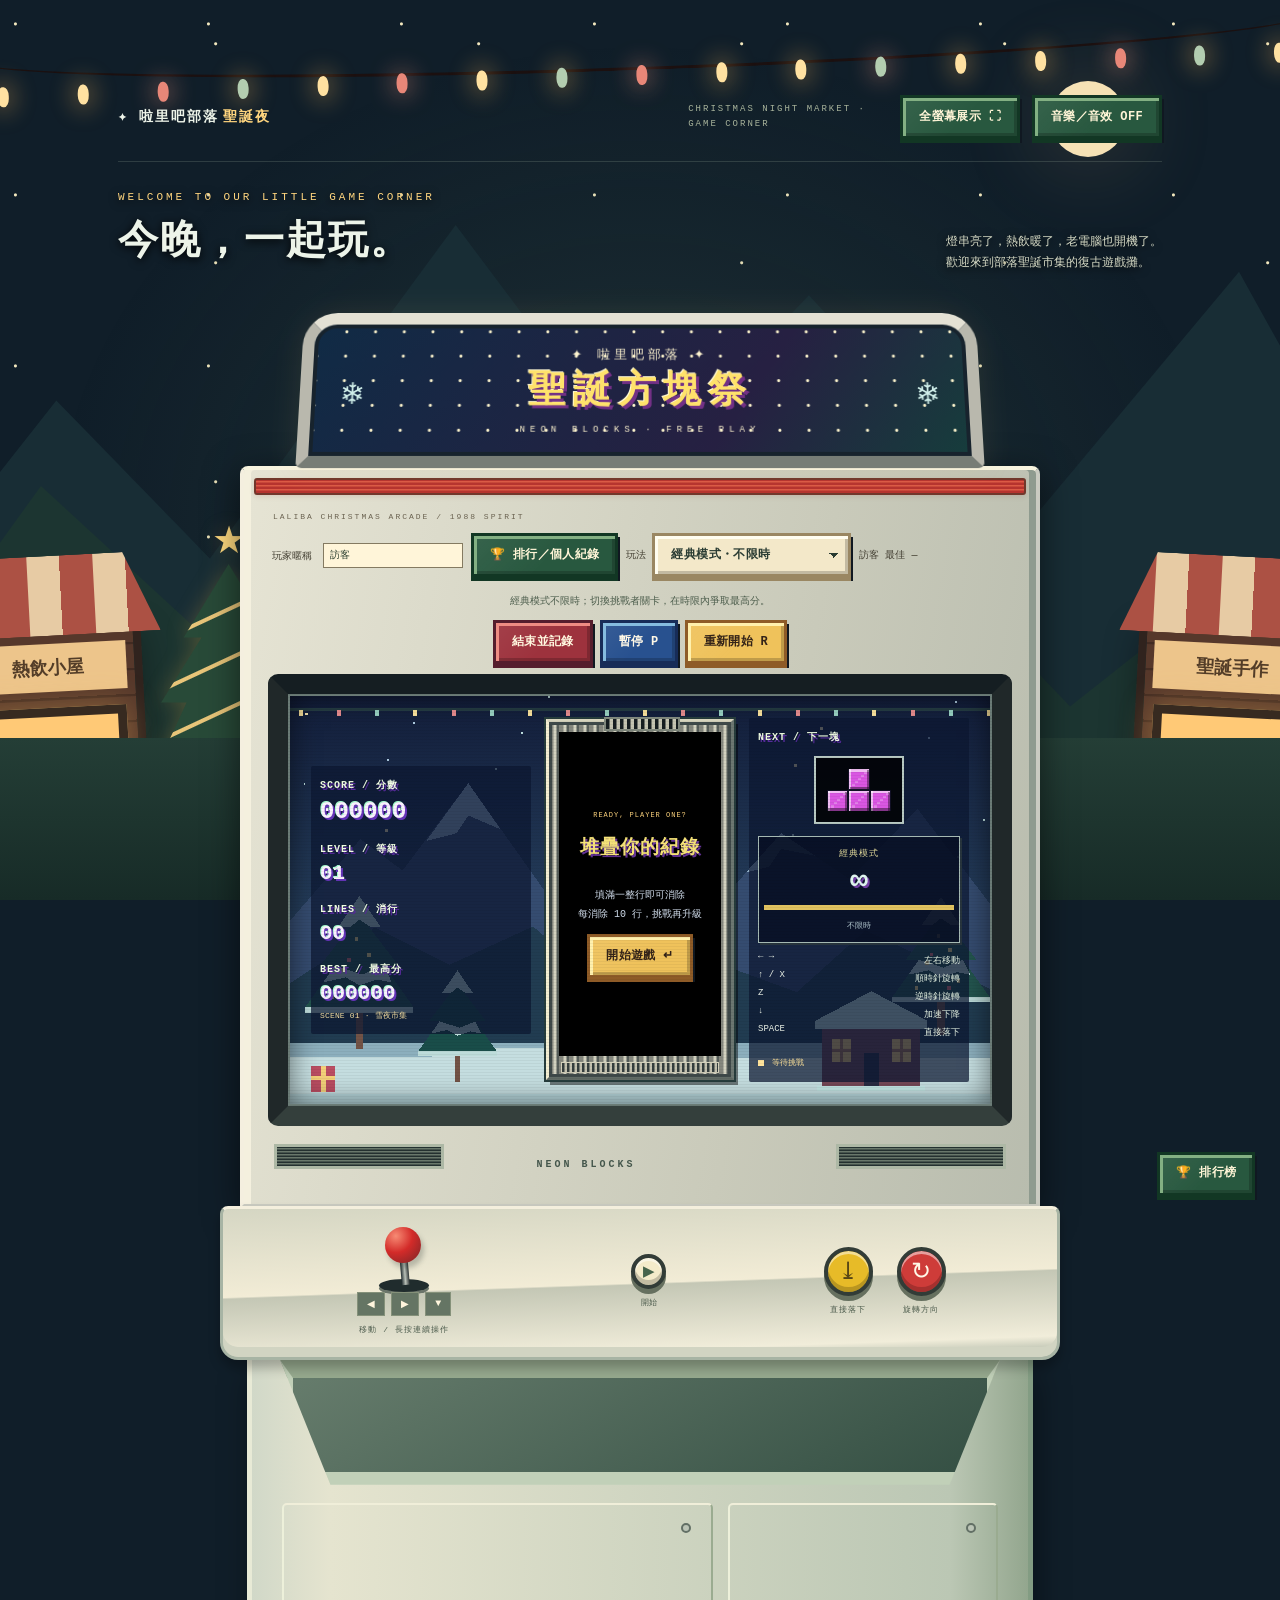
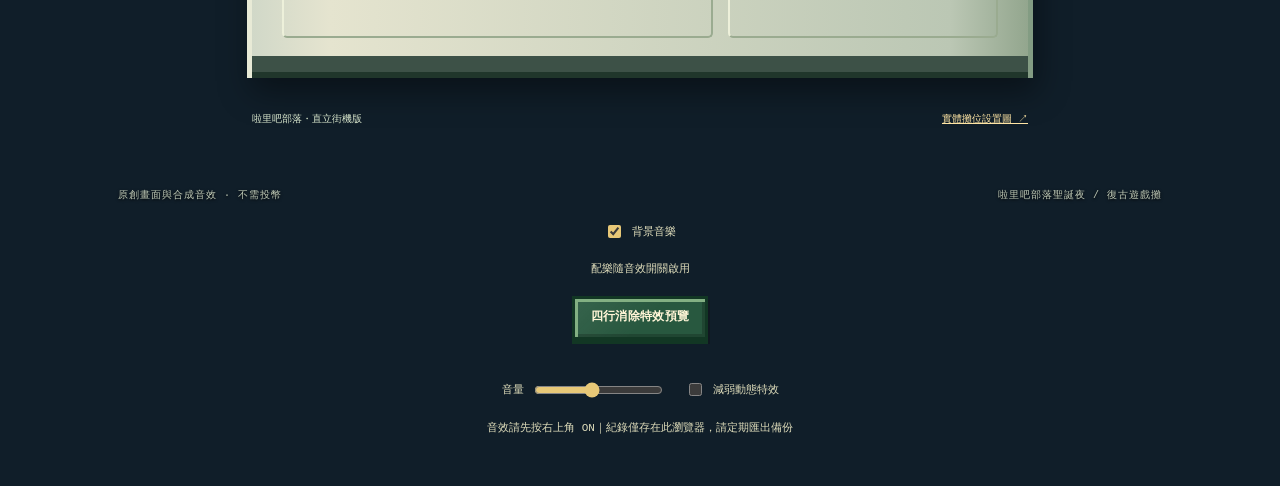
<file: index.html>
<!doctype html><html lang="zh-Hant"><meta charset="utf-8"><meta name="viewport" content="width=device-width,initial-scale=1,viewport-fit=cover"><title>啦里吧部落聖誕夜｜復古遊戲攤</title><style>
:root{color-scheme:dark;--mint:#baff65;--muted:#84908b}*{box-sizing:border-box}body{margin:0;background:#101814;color:#edf4e9;font:14px monospace;background-image:linear-gradient(#ffffff03 1px,transparent 1px);background-size:100% 4px}main{max-width:1080px;margin:auto;padding:32px 28px}header{display:flex;justify-content:space-between;align-items:center;border-bottom:1px solid #394539;padding-bottom:22px}.logo{font-weight:bold;letter-spacing:2px}.logo b{color:var(--mint)}.edition{font-size:11px;color:var(--muted);letter-spacing:2px}.intro{margin:30px 0 26px;display:flex;align-items:end;justify-content:space-between}h1{font-size:clamp(32px,5vw,54px);letter-spacing:-2px;margin:8px 0}.eyebrow{font-size:11px;letter-spacing:3px;color:var(--mint)}.intro p{color:var(--muted);line-height:1.8;margin:0}.arcade{display:grid;grid-template-columns:1fr 302px 1fr;gap:28px;align-items:start;max-width:850px;margin:auto}.panel{border:1px solid #3b493c;background:#17211a;padding:20px;box-shadow:4px 4px 0 #080e0a}.label{color:var(--muted);letter-spacing:2px;font-size:11px}.number{font-size:32px;color:var(--mint);margin:10px 0 22px;font-variant-numeric:tabular-nums}.small-number{font-size:22px;color:#edf4e9}.board-wrap{position:relative;border:1px solid #66775c;padding:10px;background:#070e0a;box-shadow:0 0 40px #9eff6d0a,5px 5px 0 #050905}canvas{display:block;image-rendering:pixelated}#board{width:280px;height:560px;max-width:100%}#next{margin:16px auto;width:112px;height:84px}.overlay{position:absolute;inset:10px;display:flex;flex-direction:column;align-items:center;justify-content:center;background:#061009e8;text-align:center;padding:16px}.overlay h2{font-size:25px;letter-spacing:3px;color:var(--mint)}.overlay p{color:#aebaa9;line-height:1.9}.hidden{display:none}button{font:inherit;cursor:pointer;border:1px solid #596b51;color:#e8f1e2;background:#273323;padding:12px 16px;touch-action:manipulation}button:hover{background:#394b30}button:focus-visible{outline:2px solid var(--mint);outline-offset:4px}.primary{background:var(--mint);color:#15200e;font-weight:bold;border-color:var(--mint)}.primary:hover{background:#d6ffa3}.actions{display:grid;gap:10px;margin-top:20px}.keys{margin-top:22px;line-height:2.4;color:#b1bdae;font-size:12px}.keys div{display:flex;justify-content:space-between;gap:10px}kbd{color:#edf4e9;font:12px monospace}.note{font-size:11px;color:var(--muted);line-height:1.8;margin-top:22px}.status{display:flex;gap:8px;align-items:center;color:var(--mint);font-size:11px;margin-top:20px}.dot{width:6px;height:6px;background:var(--mint)}footer{display:flex;justify-content:space-between;border-top:1px solid #394539;padding-top:18px;margin-top:32px;color:var(--muted);font-size:10px;letter-spacing:1px}.touch{display:flex;justify-content:center;gap:8px;margin-top:18px}.touch button{padding:14px 17px}@media(max-width:740px){main{padding:20px 14px}.intro{display:block}.intro p{margin-top:12px}.arcade{grid-template-columns: minmax(0,302px) 140px;gap:12px;justify-content:center}.arcade .stats{grid-column:1/-1;display:flex;justify-content:space-around;padding:12px;order:-1}.number{font-size:22px;margin:7px 0 0}.panel{padding:12px}.keys{font-size:10px}.edition{display:none}footer{line-height:1.8;gap:20px}}@media(max-width:460px){.arcade{grid-template-columns: minmax(0,302px)}.right{display:grid;grid-template-columns:1fr 1fr;gap:12px}.right .keys,.right .note{display:none}.right .actions{margin:0}.right .status{grid-column:1/-1;margin-top:0}#next{margin:8px auto}.intro p{font-size:12px}}
</style><link rel="stylesheet" href="market.css"><div class="night-scene" aria-hidden="true"><div class="moon"></div><div class="mountain back"></div><div class="mountain front"></div><div class="village left"><b>熱飲小屋</b><i></i></div><div class="village right"><b>聖誕手作</b><i></i></div><div class="tree">★<i></i></div><div class="lights"><i></i><i></i><i></i><i></i><i></i><i></i><i></i><i></i><i></i><i></i><i></i><i></i><i></i><i></i><i></i><i></i><i></i></div><div class="ground"></div></div><main><header><div class="logo">✦ 啦里吧部落<b>聖誕夜</b></div><div class="edition">CHRISTMAS NIGHT MARKET · GAME CORNER</div><button id="fullscreen" class="pixel-button" data-pixel-tone="green">全螢幕展示 ⛶</button><button id="sound" aria-pressed="false" class="pixel-button" data-pixel-tone="green">音效 OFF</button></header><section class="intro"><div><span class="eyebrow">WELCOME TO OUR LITTLE GAME CORNER</span><h1>今晚，一起玩。</h1></div><p>燈串亮了，熱飲暖了，老電腦也開機了。<br>歡迎來到部落聖誕市集的復古遊戲攤。</p></section><div class="cabinet-marquee"><span>✦ 啦里吧部落 ✦</span><strong>聖誕方塊祭</strong><small>NEON BLOCKS · FREE PLAY</small></div><div class="computer"><div class="cabinet-red-light"></div><div class="computer-badge">LALIBA CHRISTMAS ARCADE / 1988 SPIRIT</div><div class="playerbar"><label for="playerName">玩家暱稱 <input id="playerName" maxlength="16" placeholder="輸入暱稱，不需真名" autocomplete="off"></label><button id="recordsOpen" class="pixel-button" data-pixel-tone="green">🏆 排行／個人紀錄</button><label for="gameMode">玩法 <select id="gameMode" class="pixel-button" data-pixel-tone="cream"><option value="classic">經典模式・不限時</option><option value="60">挑戰者 I・1 分鐘速攻</option><option value="180">挑戰者 II・3 分鐘標準</option><option value="300">挑戰者 III・5 分鐘耐力</option></select></label><span id="personalBest">個人最佳 —</span><span id="saveNotice" role="status"></span></div><p id="challengeHelp" class="challenge-help">經典模式不限時；切換挑戰者關卡，在時限內爭取最高分。</p><div class="cabinet-tools"><div class="actions"><button id="finish" class="pixel-button" data-pixel-tone="red">結束並記錄</button><button id="pause" class="pixel-button" data-pixel-tone="blue">暫停 P</button><button id="restart" class="pixel-button" data-pixel-tone="gold">重新開始 R</button></div></div><section class="arcade" data-scene="snow-market" aria-label="雪夜市集・街機遊戲畫面"><aside class="panel stats"><div><div class="label">SCORE / 分數</div><div class="number" id="score">000000</div></div><div><div class="label">LEVEL / 等級</div><div class="number small-number" id="level">01</div></div><div><div class="label">LINES / 消行</div><div class="number small-number" id="lines">00</div></div><div><div class="label">BEST / 最高分</div><div class="number small-number" id="best">000000</div><small id="sceneName" class="scene-name">SCENE 01 · 雪夜市集</small></div></aside><div><div class="board-wrap"><canvas id="board" width="280" height="560" aria-label="10 欄 20 列方塊遊戲區"></canvas><div id="overlay" class="overlay"><span class="eyebrow">READY, PLAYER ONE?</span><h2 id="message">堆疊你的紀錄</h2><p id="hint">填滿一整行即可消除<br>每消除 10 行，挑戰再升級</p><button id="start" class="pixel-button primary" data-pixel-tone="gold">開始遊戲 ↵</button></div></div></div><aside class="panel right"><div><div class="label">NEXT / 下一塊</div><canvas id="next" width="112" height="84" aria-label="下一塊預覽"></canvas></div><section id="challengeTimer" class="challenge-timer" aria-label="挑戰時間"><span id="timerMode">經典模式</span><strong id="timeLeft">∞</strong><progress id="timeProgress" value="1" max="1" aria-label="剩餘時間"></progress><small id="timerHint">不限時</small></section><div class="keys"><div><kbd>← →</kbd><span>左右移動</span></div><div><kbd>↑ / X</kbd><span>順時針旋轉</span></div><div><kbd>Z</kbd><span>逆時針旋轉</span></div><div><kbd>↓</kbd><span>加速下降</span></div><div><kbd>SPACE</kbd><span>直接落下</span></div></div><div class="note">消行得分 × 當前等級<br>1 / 2 / 3 / 4 行<br>100 / 300 / 500 / 800 分</div><div class="status"><span class="dot"></span><span id="status">等待挑戰</span></div></aside></section><div class="monitor-base"><span>● POWER</span><b>NEON BLOCKS</b><button id="recordsOpen2" class="pixel-button" data-pixel-tone="green">🏆 排行榜</button><div class="vent">▥ ▥ ▥</div></div></div><div class="control-deck" role="group" aria-label="虛擬遊戲控制器"><div class="joystick-cluster"><div class="joystick-art" aria-hidden="true"><i></i></div><div class="direction-pad" role="group" aria-label="方向鍵"><button data-key="ArrowLeft" aria-label="左移">◀</button><button data-key="ArrowRight" aria-label="右移">▶</button><button data-key="ArrowDown" aria-label="下降">▼</button></div><span>移動 / 長按連續操作</span></div><div class="control-start"><button id="cabinetStart" class="round-button white" aria-label="開始或繼續">▶</button><span>開始</span></div><div class="arcade-buttons" role="group" aria-label="動作按鍵"><div><button data-key="Space" class="round-button gold" aria-label="直接落下">⤓</button><span>直接落下</span></div><div><button data-key="ArrowUp" class="round-button red" aria-label="旋轉方向">↻</button><span>旋轉方向</span></div></div></div><div class="cabinet-lower" aria-hidden="true"><div class="leg-recess"></div><div class="service-doors"><div><i></i></div><div><i></i></div></div><div class="cabinet-plinth"></div></div><div class="table-edge"><span>啦里吧部落・直立街機版</span><a href="setup.html" target="_blank" rel="noopener">實體攤位設置圖 ↗</a></div><footer><span>原創畫面與合成音效 · 不需投幣</span><span>啦里吧部落聖誕夜 / 復古遊戲攤</span></footer><section class="sound-settings"><label><input id="musicEnabled" type="checkbox" checked> 背景音樂</label><span id="musicStatus" role="status"></span><button id="previewFX" class="pixel-button" data-pixel-tone="green">四行消除特效預覽</button><span id="previewNotice" role="status"></span><label>音量 <input id="volume" type="range" min="0" max="100" value="45"></label><label><input id="reducedFX" type="checkbox"> 減弱動態特效</label><span>音效請先按右上角 ON｜紀錄僅存在此瀏覽器，請定期匯出備份</span></section></main><dialog id="recordsDialog" aria-labelledby="recordsTitle"><div class="card-greeting" aria-hidden="true"><span>✦</span> MERRY CHRISTMAS <span>✦</span></div><div class="record-heading"><h2 id="recordsTitle">啦里吧・遊戲紀錄</h2><button id="recordsClose" aria-label="關閉紀錄" class="pixel-button" data-pixel-tone="red">✕</button></div><div id="rankHero" class="rank-hero"><aside id="guodaLegend" class="guoda-legend" aria-label="霸榜傳說角色郭大"><div class="legend-caption"><span>LEGEND / 霸榜傳說</span><strong>郭大</strong><span class="legend-level">Level / 等級 <b>99</b></span></div><img src="guoda-legend.png" width="280" height="280" loading="lazy" decoding="async" alt="傳說角色郭大的像素圖：戴著墨鏡、眨眼指向挑戰者，說想超越我要再100年"><p>準備好挑戰霸榜傳說了嗎？</p></aside><div class="rank-hero-controls"><div class="record-tabs"><button id="rankTab" aria-pressed="true" class="pixel-button" data-pixel-tone="green">分數排行榜</button><button id="historyTab" aria-pressed="false" class="pixel-button" data-pixel-tone="green">個人紀錄</button></div><p id="recordsDescription"></p><label id="leaderboardFilter" class="leaderboard-filter">賽別 <select id="rankMode" class="pixel-button" data-pixel-tone="green"><option value="classic">經典模式・不限時</option><option value="60">挑戰者 I・1 分鐘</option><option value="180">挑戰者 II・3 分鐘</option><option value="300">挑戰者 III・5 分鐘</option></select></label><label id="historyFilter" hidden>玩家 <select id="historyPlayer" class="pixel-button" data-pixel-tone="green"></select></label></div></div><section id="christmasPodium" class="christmas-podium" aria-label="聖誕前三名"></section><div id="recordSummary"></div><div class="record-scroll"><table id="recordTable"><thead></thead><tbody></tbody></table></div><p id="emptyRecords"></p><div class="record-tools"><button id="exportRecords" class="pixel-button" data-pixel-tone="green">匯出備份</button><label class="file-button pixel-button" data-pixel-tone="cream">匯入備份<input type="file" id="importRecords" accept="application/json,.json"></label></div><p id="recordsFeedback" role="status"></p><small>同一暱稱視為同一玩家。排行榜採每人最佳完成局，各時長分開排名，分數相同時依消行數、等級及達成時間排序。挑戰模式手動提早結束不列入排名。<br>此為本機排行榜，不會跨裝置同步；清除瀏覽器資料可能移除紀錄。匯出檔案含玩家暱稱與成績。</small></dialog><dialog id="portraitDialog" aria-labelledby="portraitTitle"><div class="portrait-heading"><h2 id="portraitTitle">玩家大頭照</h2><button id="portraitClose" aria-label="關閉照片編輯" class="pixel-button" data-pixel-tone="red">✕</button></div><p id="portraitPlayer"></p><p class="portrait-note">由玩家本人選擇或取得本人同意後展示。照片僅存在此裝置與瀏覽器，不會上傳 GitHub。</p><div class="portrait-source-options"><label class="portrait-file portrait-upload pixel-button" data-pixel-tone="cream">相簿上傳<input id="portraitFile" type="file" accept="image/jpeg,image/png,image/webp" aria-label="相簿上傳"></label><button type="button" id="portraitCameraOpen" class="pixel-button portrait-file portrait-camera" data-pixel-tone="green">拍攝照片</button><input id="portraitCamera" type="file" accept="image/*" capture="user" aria-label="手機相機" hidden></div><p class="portrait-note">手機可直接拍照，優先前鏡頭；電腦會開啟相機預覽。未提供相機時請改用相簿上傳。</p><p class="portrait-note">支援 JPG、PNG、WebP，單張上限 10 MB；可調整位置與放大，儲存後自動裁成圓形頭像。</p><section id="portraitLive" hidden aria-label="相機預覽"><video id="portraitVideo" autoplay muted playsinline aria-label="即時相機畫面"></video><div class="live-camera-actions"><button type="button" id="portraitShot" class="pixel-button" data-pixel-tone="green">拍下照片</button><button type="button" id="portraitCameraStop" class="pixel-button" data-pixel-tone="green">關閉相機</button></div><small>相機影像只用於本機拍照，不會傳送或錄音。</small></section><div class="portrait-crop"><canvas id="portraitCanvas" width="256" height="256" aria-label="大頭照裁切預覽"></canvas><span id="portraitEmpty">選一張你喜歡的照片</span></div><div id="portraitAdjust"><label>放大<input id="portraitZoom" type="range" min="1" max="3" step="0.01" value="1"></label><label>左右<input id="portraitX" type="range" min="-1" max="1" step="0.01" value="0"></label><label>上下<input id="portraitY" type="range" min="-1" max="1" step="0.01" value="0"></label></div><div class="portrait-actions"><button id="portraitSave" class="pixel-button primary" disabled data-pixel-tone="green">儲存大頭照</button><button id="portraitRemove" class="pixel-button" data-pixel-tone="red">移除照片・恢復聖誕角色</button></div><p id="portraitFeedback" role="status"></p><small>同一暱稱共用一張照片。清除瀏覽器資料會移除照片；目前成績 JSON 備份不含照片，請保留原始照片。</small></dialog><link rel="stylesheet" href="records.css"><link rel="stylesheet" href="upright.css"><link rel="stylesheet" href="challenge.css"><script src="challenge.js"></script><link rel="stylesheet" href="portraits.css?v=20261116-camera2"><script src="portraits.js?v=20261116-camera2"></script><link rel="stylesheet" href="legend.css?v=20261116-level99"><script src="records.js?v=20261116-guoda"></script><script src="effects.js"></script><link rel="stylesheet" href="mobile-controls.css?v=20261116-callout"><script src="controls.js?v=20261116-callout"></script><script src="game.js"></script><script src="market.js"></script><script>document.getElementById("cabinetStart").onclick=()=>action("Enter");</script></html>

<link rel="stylesheet" href="pixel-button.css?v=20261116-pixel1">

<script src="music.js?v=20261116-music1"></script>

<link rel="stylesheet" href="scenes.css?v=20261117-scenes1"><script src="scenes.js?v=20261117-scenes1"></script>
</file>
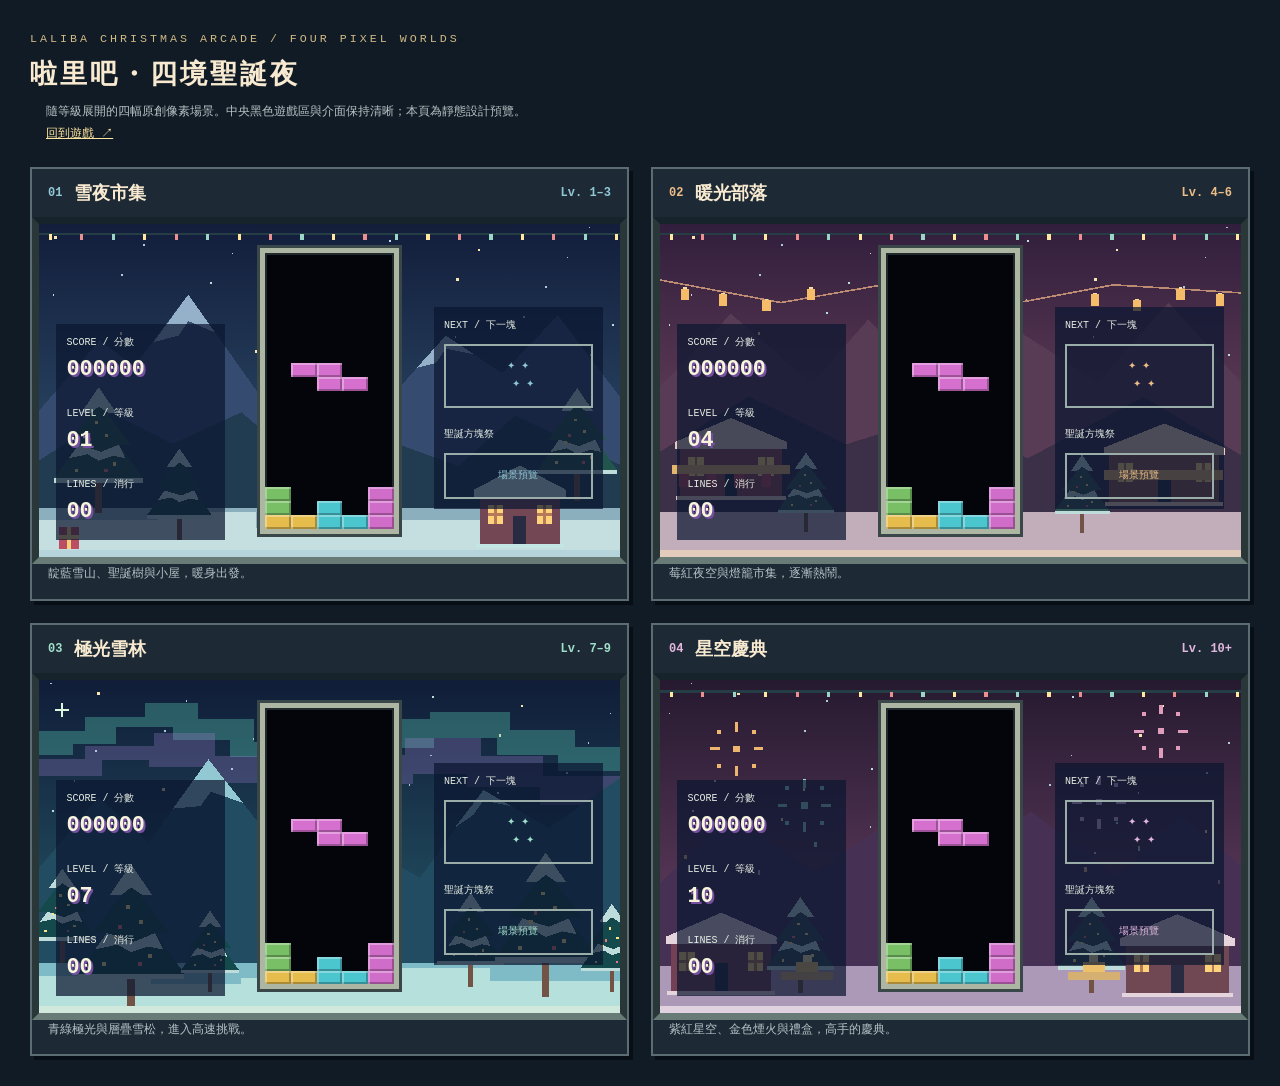
<file: scenes.html>
<!doctype html><html lang="zh-Hant"><meta charset="utf-8"><meta name="viewport" content="width=device-width,initial-scale=1"><title>啦里吧・四境像素場景</title><style>*{box-sizing:border-box}body{margin:0;padding:30px;background:#111b25;color:#f8ead0;font:14px ui-monospace,monospace}header{max-width:1300px;margin:0 auto 22px}header small{color:#d1b986;letter-spacing:3px}h1{font-size:27px;letter-spacing:3px;margin:10px 0}header p{color:#b6c3c5;line-height:1.8}a{color:#ffe6a0}main{display:grid;grid-template-columns:1fr 1fr;gap:22px;max-width:1300px;margin:auto}article{border:2px solid #5b6c72;background:#1d2934;box-shadow:4px 4px #070e15}article>div{padding:12px 16px;display:flex;align-items:center;gap:12px}h2{font-size:18px;margin:0;flex:1}b{font-size:12px;color:var(--accent)}p{font-size:12px;margin:0 16px 14px;color:#b5c2c7;line-height:1.7}.scene{padding:0;position:relative;aspect-ratio:12/7;display:block;overflow:hidden;border:7px solid #293738;border-top-color:#17232b;border-bottom-color:#697b77}.scene>img{width:100%;height:100%;object-fit:cover;image-rendering:pixelated}.demo-board{position:absolute;left:38%;top:7%;height:86%;width:24%;background:#03050a;border:5px solid #acb6a2;box-shadow:0 0 0 3px #3a4749,inset 0 0 0 2px #20292c}.demo-board i{position:absolute;width:20%;height:5%;background:var(--tile,#ea777d);box-shadow:inset 2px 2px #fff5,inset -2px -2px #0004}.hud{position:absolute;left:3%;top:30%;width:29%;padding:10px;background:#0c1731b8;font-size:10px;color:#e5ece2;line-height:1.7}.hud strong{display:block;font-size:clamp(16px,1.7vw,24px);color:#f7f5de;text-shadow:2px 2px #7850a2}.hud-right{position:absolute;right:3%;top:25%;width:29%;padding:10px;background:#0c1731b8;font-size:10px;line-height:1.8;color:#e5ece2}.mini{margin-top:9px;border:2px solid #9aada9;padding:12px;text-align:center;color:var(--accent)}@media(max-width:700px){body{padding:18px 12px}main{grid-template-columns:1fr}h1{font-size:22px}.hud,.hud-right{font-size:8px;padding:6px}.hud strong{font-size:18px}h2{font-size:16px}}</style><header><small>LALIBA CHRISTMAS ARCADE / FOUR PIXEL WORLDS</small><h1>啦里吧・四境聖誕夜</h1><p>隨等級展開的四幅原創像素場景。中央黑色遊戲區與介面保持清晰；本頁為靜態設計預覽。<br><a href="index.html">回到遊戲 ↗</a></p></header><main><article style="--accent:#91c8d7"><div><b>01</b><h2>雪夜市集</h2><b>Lv. 1–3</b></div><section class="scene"><img src="public/assets/scenes/01-snow-market.svg" alt="雪夜市集像素背景"><aside class="hud">SCORE / 分數<strong>000000</strong><br>LEVEL / 等級<strong>01</strong><br>LINES / 消行<strong>00</strong></aside><div class="demo-board" aria-hidden="true"><i style="left:0%;top:95%;--tile:#e6bc4d"></i><i style="left:20%;top:95%;--tile:#e6bc4d"></i><i style="left:40%;top:95%;--tile:#4bc5ce"></i><i style="left:60%;top:95%;--tile:#4bc5ce"></i><i style="left:80%;top:95%;--tile:#cf6dc9"></i><i style="left:0%;top:90%;--tile:#79bf66"></i><i style="left:40%;top:90%;--tile:#4bc5ce"></i><i style="left:80%;top:90%;--tile:#cf6dc9"></i><i style="left:0%;top:85%;--tile:#79bf66"></i><i style="left:80%;top:85%;--tile:#cf6dc9"></i><i style="left:20%;top:40%;--tile:#d570ce"></i><i style="left:40%;top:40%;--tile:#d570ce"></i><i style="left:40%;top:45%;--tile:#d570ce"></i><i style="left:60%;top:45%;--tile:#d570ce"></i></div><aside class="hud-right">NEXT / 下一塊<div class="mini">✦ ✦<br>　✦ ✦</div><br>聖誕方塊祭<div class="mini">場景預覽</div></aside></section><p>靛藍雪山、聖誕樹與小屋，暖身出發。</p></article><article style="--accent:#edbd88"><div><b>02</b><h2>暖光部落</h2><b>Lv. 4–6</b></div><section class="scene"><img src="public/assets/scenes/02-lantern-village.svg" alt="暖光部落像素背景"><aside class="hud">SCORE / 分數<strong>000000</strong><br>LEVEL / 等級<strong>04</strong><br>LINES / 消行<strong>00</strong></aside><div class="demo-board" aria-hidden="true"><i style="left:0%;top:95%;--tile:#e6bc4d"></i><i style="left:20%;top:95%;--tile:#e6bc4d"></i><i style="left:40%;top:95%;--tile:#4bc5ce"></i><i style="left:60%;top:95%;--tile:#4bc5ce"></i><i style="left:80%;top:95%;--tile:#cf6dc9"></i><i style="left:0%;top:90%;--tile:#79bf66"></i><i style="left:40%;top:90%;--tile:#4bc5ce"></i><i style="left:80%;top:90%;--tile:#cf6dc9"></i><i style="left:0%;top:85%;--tile:#79bf66"></i><i style="left:80%;top:85%;--tile:#cf6dc9"></i><i style="left:20%;top:40%;--tile:#d570ce"></i><i style="left:40%;top:40%;--tile:#d570ce"></i><i style="left:40%;top:45%;--tile:#d570ce"></i><i style="left:60%;top:45%;--tile:#d570ce"></i></div><aside class="hud-right">NEXT / 下一塊<div class="mini">✦ ✦<br>　✦ ✦</div><br>聖誕方塊祭<div class="mini">場景預覽</div></aside></section><p>莓紅夜空與燈籠市集，逐漸熱鬧。</p></article><article style="--accent:#a0dfca"><div><b>03</b><h2>極光雪林</h2><b>Lv. 7–9</b></div><section class="scene"><img src="public/assets/scenes/03-aurora-forest.svg" alt="極光雪林像素背景"><aside class="hud">SCORE / 分數<strong>000000</strong><br>LEVEL / 等級<strong>07</strong><br>LINES / 消行<strong>00</strong></aside><div class="demo-board" aria-hidden="true"><i style="left:0%;top:95%;--tile:#e6bc4d"></i><i style="left:20%;top:95%;--tile:#e6bc4d"></i><i style="left:40%;top:95%;--tile:#4bc5ce"></i><i style="left:60%;top:95%;--tile:#4bc5ce"></i><i style="left:80%;top:95%;--tile:#cf6dc9"></i><i style="left:0%;top:90%;--tile:#79bf66"></i><i style="left:40%;top:90%;--tile:#4bc5ce"></i><i style="left:80%;top:90%;--tile:#cf6dc9"></i><i style="left:0%;top:85%;--tile:#79bf66"></i><i style="left:80%;top:85%;--tile:#cf6dc9"></i><i style="left:20%;top:40%;--tile:#d570ce"></i><i style="left:40%;top:40%;--tile:#d570ce"></i><i style="left:40%;top:45%;--tile:#d570ce"></i><i style="left:60%;top:45%;--tile:#d570ce"></i></div><aside class="hud-right">NEXT / 下一塊<div class="mini">✦ ✦<br>　✦ ✦</div><br>聖誕方塊祭<div class="mini">場景預覽</div></aside></section><p>青綠極光與層疊雪松，進入高速挑戰。</p></article><article style="--accent:#e2b7df"><div><b>04</b><h2>星空慶典</h2><b>Lv. 10+</b></div><section class="scene"><img src="public/assets/scenes/04-star-festival.svg" alt="星空慶典像素背景"><aside class="hud">SCORE / 分數<strong>000000</strong><br>LEVEL / 等級<strong>10</strong><br>LINES / 消行<strong>00</strong></aside><div class="demo-board" aria-hidden="true"><i style="left:0%;top:95%;--tile:#e6bc4d"></i><i style="left:20%;top:95%;--tile:#e6bc4d"></i><i style="left:40%;top:95%;--tile:#4bc5ce"></i><i style="left:60%;top:95%;--tile:#4bc5ce"></i><i style="left:80%;top:95%;--tile:#cf6dc9"></i><i style="left:0%;top:90%;--tile:#79bf66"></i><i style="left:40%;top:90%;--tile:#4bc5ce"></i><i style="left:80%;top:90%;--tile:#cf6dc9"></i><i style="left:0%;top:85%;--tile:#79bf66"></i><i style="left:80%;top:85%;--tile:#cf6dc9"></i><i style="left:20%;top:40%;--tile:#d570ce"></i><i style="left:40%;top:40%;--tile:#d570ce"></i><i style="left:40%;top:45%;--tile:#d570ce"></i><i style="left:60%;top:45%;--tile:#d570ce"></i></div><aside class="hud-right">NEXT / 下一塊<div class="mini">✦ ✦<br>　✦ ✦</div><br>聖誕方塊祭<div class="mini">場景預覽</div></aside></section><p>紫紅星空、金色煙火與禮盒，高手的慶典。</p></article></main></html>
</file>
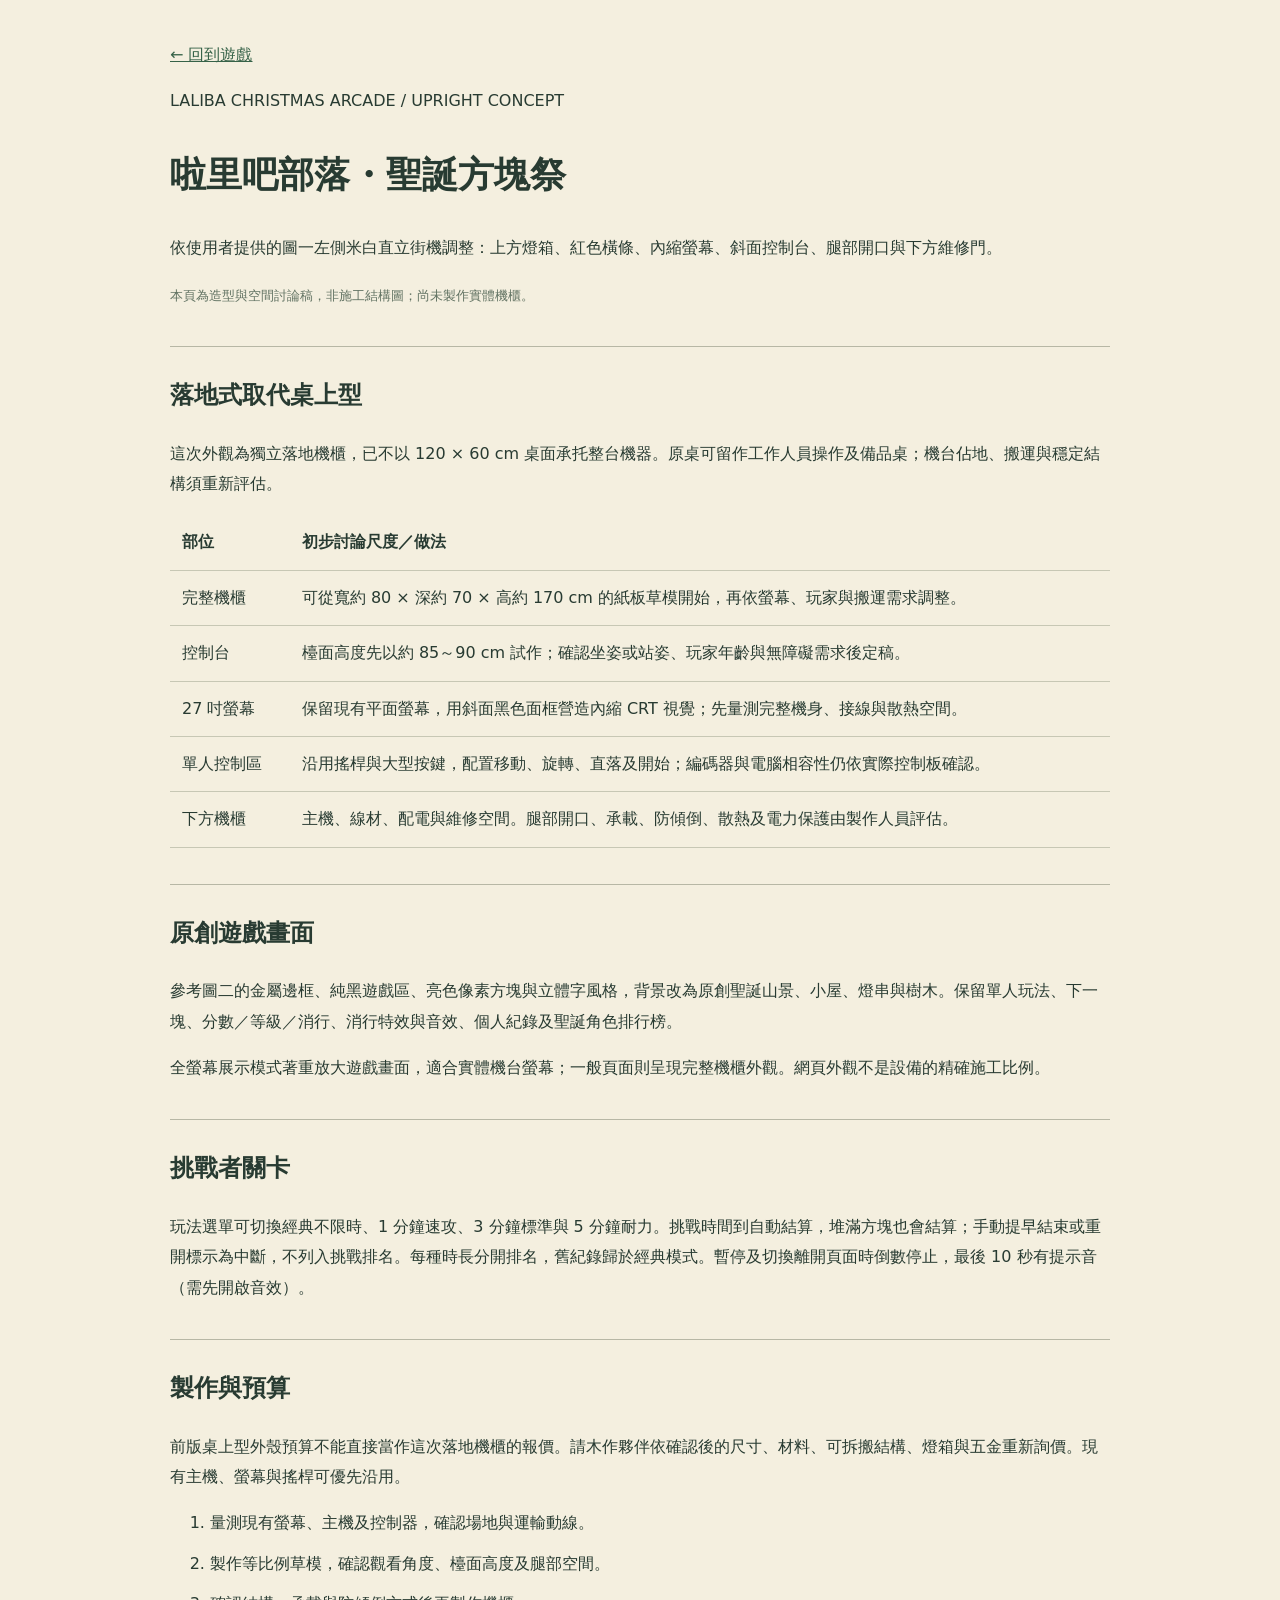
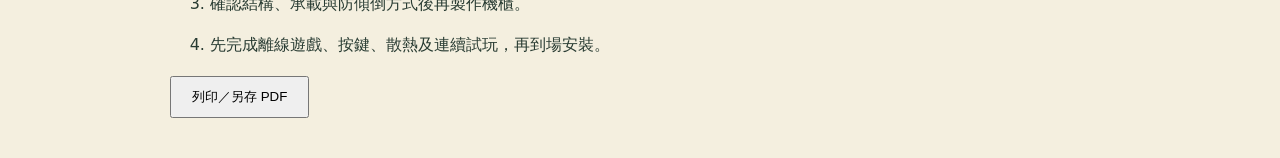
<file: setup.html>
<!doctype html><html lang="zh-Hant"><meta charset="utf-8"><meta name="viewport" content="width=device-width,initial-scale=1"><title>山裡的聖誕夜｜實體遊戲攤位方案</title><style>body{font:16px/1.9 system-ui;background:#f4efdf;color:#283b32;margin:0}main{max-width:940px;margin:auto;padding:40px 24px}h1{font-size:36px}h2{border-top:1px solid #b7b7a5;padding-top:26px;margin-top:36px}small{color:#627363}table{border-collapse:collapse;width:100%}th,td{padding:12px;border-bottom:1px solid #c7c7b4;text-align:left;vertical-align:top}svg{width:100%;height:auto;background:#e6e4d4;border-radius:12px}a{color:#366248}button{padding:10px 20px;cursor:pointer}li{margin-bottom:10px}@media print{button,.back{display:none}body{background:white}main{padding:0}h2{break-after:avoid}tr,svg{break-inside:avoid}}</style><main><a class="back" href="index.html">← 回到遊戲</a><p>LALIBA CHRISTMAS ARCADE / UPRIGHT CONCEPT</p><h1>啦里吧部落・聖誕方塊祭</h1><p>依使用者提供的圖一左側米白直立街機調整：上方燈箱、紅色橫條、內縮螢幕、斜面控制台、腿部開口與下方維修門。</p><small>本頁為造型與空間討論稿，非施工結構圖；尚未製作實體機櫃。</small><h2>落地式取代桌上型</h2><p>這次外觀為獨立落地機櫃，已不以 120 × 60 cm 桌面承托整台機器。原桌可留作工作人員操作及備品桌；機台佔地、搬運與穩定結構須重新評估。</p><table><tr><th>部位</th><th>初步討論尺度／做法</th></tr><tr><td>完整機櫃</td><td>可從寬約 80 × 深約 70 × 高約 170 cm 的紙板草模開始，再依螢幕、玩家與搬運需求調整。</td></tr><tr><td>控制台</td><td>檯面高度先以約 85～90 cm 試作；確認坐姿或站姿、玩家年齡與無障礙需求後定稿。</td></tr><tr><td>27 吋螢幕</td><td>保留現有平面螢幕，用斜面黑色面框營造內縮 CRT 視覺；先量測完整機身、接線與散熱空間。</td></tr><tr><td>單人控制區</td><td>沿用搖桿與大型按鍵，配置移動、旋轉、直落及開始；編碼器與電腦相容性仍依實際控制板確認。</td></tr><tr><td>下方機櫃</td><td>主機、線材、配電與維修空間。腿部開口、承載、防傾倒、散熱及電力保護由製作人員評估。</td></tr></table><h2>原創遊戲畫面</h2><p>參考圖二的金屬邊框、純黑遊戲區、亮色像素方塊與立體字風格，背景改為原創聖誕山景、小屋、燈串與樹木。保留單人玩法、下一塊、分數／等級／消行、消行特效與音效、個人紀錄及聖誕角色排行榜。</p><p>全螢幕展示模式著重放大遊戲畫面，適合實體機台螢幕；一般頁面則呈現完整機櫃外觀。網頁外觀不是設備的精確施工比例。</p><h2>挑戰者關卡</h2><p>玩法選單可切換經典不限時、1 分鐘速攻、3 分鐘標準與 5 分鐘耐力。挑戰時間到自動結算，堆滿方塊也會結算；手動提早結束或重開標示為中斷，不列入挑戰排名。每種時長分開排名，舊紀錄歸於經典模式。暫停及切換離開頁面時倒數停止，最後 10 秒有提示音（需先開啟音效）。</p><h2>製作與預算</h2><p>前版桌上型外殼預算不能直接當作這次落地機櫃的報價。請木作夥伴依確認後的尺寸、材料、可拆搬結構、燈箱與五金重新詢價。現有主機、螢幕與搖桿可優先沿用。</p><ol><li>量測現有螢幕、主機及控制器，確認場地與運輸動線。</li><li>製作等比例草模，確認觀看角度、檯面高度及腿部空間。</li><li>確認結構、承載與防傾倒方式後再製作機櫃。</li><li>先完成離線遊戲、按鍵、散熱及連續試玩，再到場安裝。</li></ol><button onclick="window.print()">列印／另存 PDF</button></main></html>
</file>
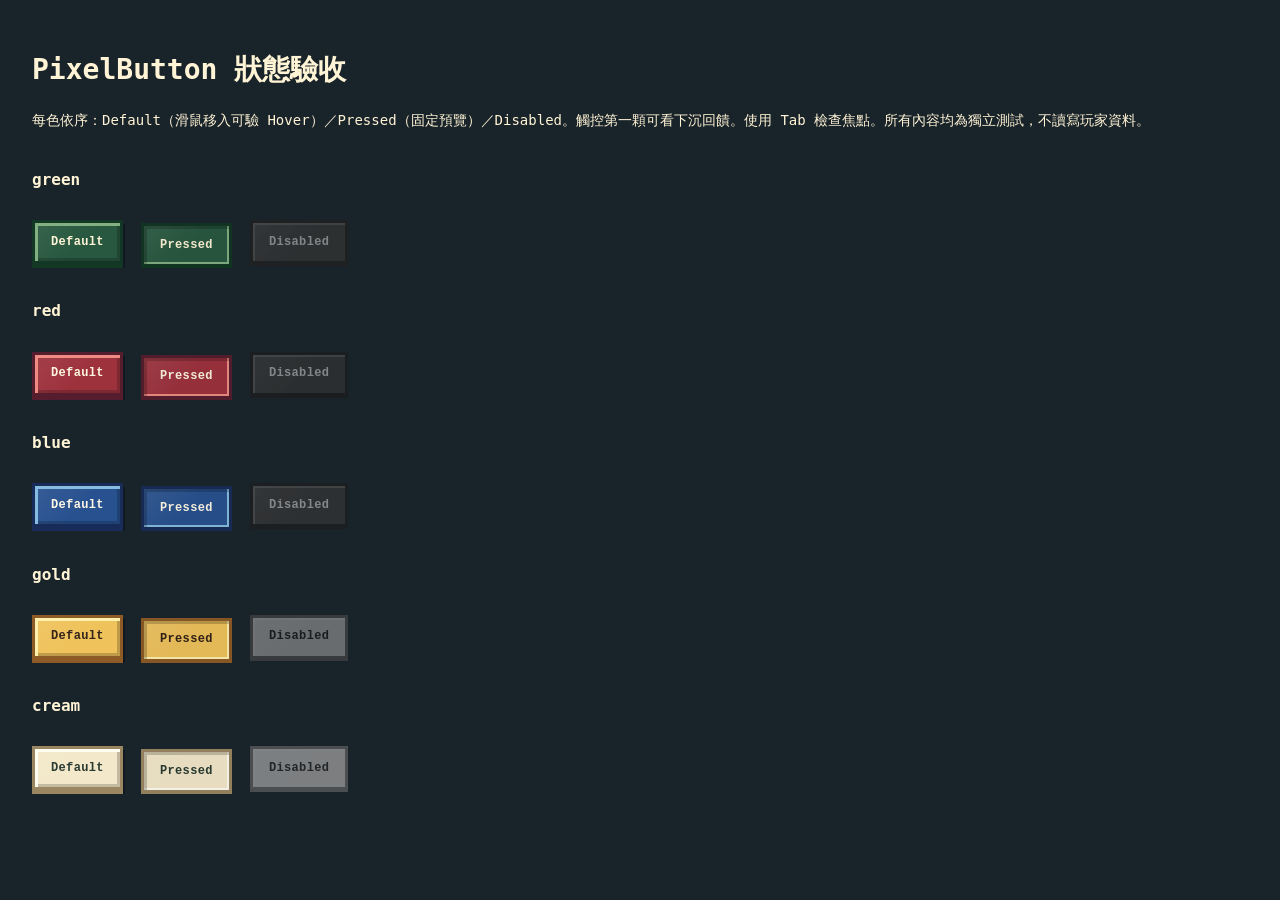
<file: tests/pixel-buttons.html>
<!doctype html><html lang="zh-Hant"><meta charset="utf-8"><meta name="viewport" content="width=device-width,initial-scale=1"><title>PixelButton 狀態驗收</title><link rel="stylesheet" href="../pixel-button.css"><style>body{background:#19232a;color:#fff4d5;font:14px monospace;padding:24px}section{display:flex;gap:18px;flex-wrap:wrap;margin:24px 0}h2{width:100%;font-size:16px}p{line-height:1.8}</style><h1>PixelButton 狀態驗收</h1><p>每色依序：Default（滑鼠移入可驗 Hover）／Pressed（固定預覽）／Disabled。觸控第一顆可看下沉回饋。使用 Tab 檢查焦點。所有內容均為獨立測試，不讀寫玩家資料。</p><section><h2>green</h2><button class="pixel-button " data-pixel-tone="green" >Default</button><button class="pixel-button is-pressed" data-pixel-tone="green" >Pressed</button><button class="pixel-button " data-pixel-tone="green" disabled>Disabled</button></section><section><h2>red</h2><button class="pixel-button " data-pixel-tone="red" >Default</button><button class="pixel-button is-pressed" data-pixel-tone="red" >Pressed</button><button class="pixel-button " data-pixel-tone="red" disabled>Disabled</button></section><section><h2>blue</h2><button class="pixel-button " data-pixel-tone="blue" >Default</button><button class="pixel-button is-pressed" data-pixel-tone="blue" >Pressed</button><button class="pixel-button " data-pixel-tone="blue" disabled>Disabled</button></section><section><h2>gold</h2><button class="pixel-button " data-pixel-tone="gold" >Default</button><button class="pixel-button is-pressed" data-pixel-tone="gold" >Pressed</button><button class="pixel-button " data-pixel-tone="gold" disabled>Disabled</button></section><section><h2>cream</h2><button class="pixel-button " data-pixel-tone="cream" >Default</button><button class="pixel-button is-pressed" data-pixel-tone="cream" >Pressed</button><button class="pixel-button " data-pixel-tone="cream" disabled>Disabled</button></section>
</file>
<file: market.css>
:root{--mint:#ffd57e;--muted:#a8b39b}body{background:#101e29;background-image:none;min-height:100vh}.night-scene{position:fixed;inset:0;z-index:-1;overflow:hidden;background:radial-gradient(ellipse at 50% 60%,#45645440,transparent 65%),radial-gradient(circle at 8% 14%,#f4e9bf 1px,transparent 2px),radial-gradient(circle at 82% 20%,#f4e9bf 1px,transparent 2px);background-size:auto,193px 171px,263px 219px}.moon{position:absolute;right:12%;top:9%;width:76px;height:76px;border-radius:50%;background:#f6e2b5;box-shadow:0 0 90px #f2c88c40}.mountain{position:absolute;left:-10%;width:120%;height:65%;bottom:10%;background:#182d35;clip-path:polygon(0 70%,12% 30%,22% 57%,38% 0,50% 42%,61% 12%,75% 52%,89% 8%,100% 60%,100% 100%,0 100%)}.mountain.front{bottom:0;height:50%;background:#1c3531;transform:scaleX(-1)}.ground{position:absolute;bottom:0;width:100%;height:18%;background:linear-gradient(#243e36,#172b27)}.lights{position:absolute;top:0;left:-3%;width:106%;height:70px;display:flex;justify-content:space-around;border-bottom:3px solid #1b1010;border-radius:0 0 50% 50%;transform:rotate(-2deg)}.lights i{width:11px;height:20px;border-radius:45%;background:#ffe1a1;box-shadow:0 0 22px 7px #ffb95745;align-self:end;transform:translateY(18px)}.lights i:nth-child(3n){background:#e88778;box-shadow:0 0 24px #ec9279}.lights i:nth-child(4n){background:#b3cdb0}.village{position:absolute;bottom:10%;width:190px;height:190px;background:repeating-linear-gradient(0deg,#56382b 0 23px,#422b22 24px 26px);border:8px solid #30231e;box-shadow:0 15px 35px #0005}.village:before{content:'';position:absolute;left:-28px;top:-72px;width:230px;height:80px;background:repeating-linear-gradient(90deg,#ac5144 0 33px,#e7cba4 34px 66px);clip-path:polygon(15% 0,85% 0,100% 100%,0 100%)}.village.left{left:-45px;transform:rotate(-3deg)}.village.right{right:-45px;transform:rotate(3deg)}.village b{display:block;background:#edc58b;color:#533d28;text-align:center;padding:12px;font-size:18px;margin:16px 8px}.village i{display:block;height:65px;margin:10px;background:#ffc976;box-shadow:0 0 32px #e9ae5866;border:9px solid #372a20}.tree{position:absolute;left:12%;bottom:14%;color:#ffda7f;font-size:38px;text-align:center;filter:drop-shadow(0 0 10px #dbaa4340)}.tree i{display:block;width:150px;height:210px;background:repeating-linear-gradient(155deg,transparent 0 25px,#e8c579 26px 29px,transparent 30px 45px),#284a38;clip-path:polygon(50% 0,80% 35%,68% 35%,95% 66%,78% 66%,100% 100%,0 100%,22% 66%,5% 66%,32% 35%,20% 35%)}main{max-width:1080px;padding-top:95px}header{border-color:#9baf9b38;gap:12px}.logo{flex:1}.logo b{margin-left:4px}.edition{font-size:9px;max-width:200px;line-height:1.7}header button{font-size:11px;background:#142c29c9;border-color:#6c8060}.intro{margin:26px 0;text-shadow:0 2px 10px #000}h1{font-family:serif;letter-spacing:2px;font-size:40px}.intro p{font-size:12px;color:#d5d9c4}.stall-sign{background:#784435;border:3px solid #ce9c68;outline:5px solid #3a2722;color:#ffe6a1;width:max-content;max-width:90%;margin:35px auto 27px;padding:12px 32px;font-size:21px;letter-spacing:5px;text-align:center;box-shadow:0 8px 24px #0008;transform:rotate(-1deg)}.stall-sign small{display:block;font-size:9px;letter-spacing:3px;margin-top:8px;color:#e8c7a3}.computer{max-width:920px;margin:auto;border:3px solid #d5c7a8;border-radius:26px 26px 18px 18px;padding:20px 25px 0;background:linear-gradient(120deg,#d9cdb0,#bcae90 60%,#b0a286);box-shadow:inset 4px 4px 0 #f5e8cb,inset -6px -6px 0 #8d8066,0 15px 0 #726750,0 22px 40px #0009}.computer-badge{font-size:9px;letter-spacing:3px;color:#6a6250;padding:0 10px 16px}.arcade{background:#0e1b13;border:12px solid #625e4e;border-radius:30px;padding:22px 14px;box-shadow:inset 0 0 25px #000,0 2px 0 #f6edcb;gap:15px;grid-template-columns:minmax(130px,1fr) 302px minmax(150px,1fr)}.panel{background:#152418;border-color:#3c5136;padding:15px;box-shadow:none}.board-wrap{border-radius:6px;overflow:hidden;box-shadow:0 0 25px #baff6510}.primary{background:#f1c56e;border-color:#f1c56e}.monitor-base{padding:22px 10px;display:flex;justify-content:space-between;align-items:center;color:#655e4d;font-size:10px;letter-spacing:2px}.monitor-base span{color:#3e673f}.monitor-base b{font-size:14px}.vent{font-size:20px}.keyboard{position:relative;max-width:720px;margin:35px auto 0;background:#c4b79b;border:7px solid #a4977b;border-bottom:14px solid #81765f;border-radius:8px;transform:perspective(700px) rotateX(23deg);padding:10px 24px;color:#4d4c40;line-height:2.2;letter-spacing:4px;text-align:center;font-size:14px;box-shadow:inset 0 0 0 2px #e3d7bb,0 15px 25px #0007}.keyboard div{background:repeating-linear-gradient(90deg,#d9cfb7 0 31px,#94876c 32px 34px);border-bottom:3px solid #93866d;margin:3px}.table-edge{margin:0 -10px;padding:30px;background:repeating-linear-gradient(3deg,#624632 0 14px,#654a35 15px 29px,#59412e 30px 32px);border-top:6px solid #8d6745;border-bottom:12px solid #32271f;display:flex;justify-content:space-between;gap:16px;color:#ecd7ac;font-size:12px;box-shadow:0 20px 30px #0005}.table-edge a{color:#ffe5a4}footer{border:0;color:#c0cbb7;text-shadow:0 1px 3px #000}.computer button{border-radius:3px}.touch{margin-bottom:0}.number{color:#d3f4a6}.showcase header,.showcase .intro,.showcase footer,.showcase .table-edge{display:none}.showcase main{padding-top:30px}.showcase .stall-sign{margin-top:0}@media(min-width:1450px){.village.left{left:4%}.village.right{right:4%}}@media(max-width:850px){.arcade{grid-template-columns:minmax(0,302px) 150px;justify-content:center}.arcade .stats{grid-column:1/-1;display:flex;justify-content:space-around;order:-1}.number{font-size:20px;margin:8px 0 0}.computer{max-width:620px}.intro p{max-width:280px}.tree{left:-60px}.keyboard{max-width:530px;font-size:10px}.edition{display:none}}@media(max-width:570px){main{padding:80px 10px 10px}header{flex-wrap:wrap}.logo{flex-basis:100%}.intro{display:block}.intro p{max-width:100%}h1{font-size:32px}.computer{padding:14px 8px 0;border-radius:18px}.arcade{grid-template-columns:minmax(0,302px);padding:12px 4px;border:7px solid #625e4e;gap:12px}.arcade .right{display:grid;grid-template-columns:1fr 1fr;gap:12px}.right .keys,.right .note{display:none}.right .actions{margin:0}.right .status{grid-column:1/-1}.arcade .stats{padding:9px 3px;gap:8px}.label{font-size:8px;letter-spacing:0}.number{font-size:18px}.keyboard{font-size:8px;letter-spacing:0;padding:8px;margin-top:25px}.monitor-base{letter-spacing:0;padding:20px 5px}.monitor-base b{font-size:11px}.vent{font-size:14px}.stall-sign{font-size:18px;padding:12px 20px}.village{opacity:.6}.table-edge{padding:20px 14px;flex-direction:column}.moon{width:50px;height:50px}#next{margin:6px auto}}
.showcase .keyboard{display:none}.showcase main{padding-top:12px}.showcase .stall-sign{margin:0 auto 16px;padding:8px 24px}.showcase .computer{zoom:.8}@media(max-height:800px){.showcase .computer{zoom:.7}}@media(max-height:650px){.showcase .computer{zoom:.55}}
</file>
<file: records.css>
.playerbar{display:flex;flex-wrap:wrap;gap:10px;align-items:center;margin:0 8px 14px;color:#433f32;font-size:11px}.playerbar input{width:155px;margin-left:5px;background:#fff5d9;color:#293d2d;border:1px solid #847a61;padding:9px;font:inherit}.playerbar button,.monitor-base button{font-size:11px;padding:9px;background:#526346;color:#fff6d7;border-color:#717d5e}.playerbar input:disabled{opacity:.75}.playerbar #saveNotice{flex-basis:100%;font-size:10px;color:#524d3c}.sound-settings{display:flex;flex-wrap:wrap;justify-content:center;align-items:center;gap:20px;margin:20px 0;font-size:11px;color:#dfddbb}.sound-settings label{display:flex;align-items:center;gap:8px}.sound-settings input{accent-color:#e7c877}.sound-settings span{flex-basis:100%;text-align:center}dialog{background:#172b22;color:#ecedcc;border:2px solid #c2aa6e;border-radius:14px;width:min(840px,94vw);max-height:88vh;padding:24px;box-shadow:0 20px 100px #000b;font:14px/1.7 monospace}dialog::backdrop{background:#040c08dc}.record-heading{display:flex;align-items:center;justify-content:space-between;gap:20px}.record-heading h2{font-size:22px;letter-spacing:1px;margin:0}.record-tabs{display:flex;gap:10px;margin-top:20px}.record-tabs [aria-pressed=true]{background:#f1ce79;color:#172619}.record-scroll{overflow:auto;max-height:42vh;margin:15px 0}#recordTable{border-collapse:collapse;width:100%;white-space:nowrap}#recordTable td,#recordTable th{text-align:left;padding:12px 10px;border-bottom:1px solid #4a5a3e}#recordTable th{color:#d9cb8e;background:#1a3024;position:sticky;top:0}#recordSummary{margin-top:15px;color:#f1ce79}#historyFilter select{padding:7px;margin-left:10px;background:#243f2e;color:#fff3c9;font:inherit}.record-tools{display:flex;gap:12px;align-items:center;margin-top:20px}.file-button{position:relative;padding:12px 16px;border:1px solid #596b51;background:#273323;cursor:pointer}.file-button input{position:absolute;inset:0;width:100%;height:100%;opacity:0;cursor:pointer}dialog small{color:#a9b99e;font-size:11px}.showcase .sound-settings{display:none}.showcase .playerbar{margin-bottom:8px}.monitor-base{gap:10px}#recordsFeedback{color:#ffdb85}.fx-popup{position:absolute;left:8px;right:8px;top:32%;pointer-events:none;text-align:center;color:#fff4a8;text-shadow:0 2px 0 #4a3c21,0 0 18px #ffc85c;font-weight:bold;font-size:24px;z-index:2;white-space:pre-line;line-height:1.5}.fx-popup:empty{display:none}@media(max-width:570px){.playerbar{margin:0 4px 12px;gap:8px}.playerbar input{width:130px}.playerbar button{padding:8px}.monitor-base .vent{display:none}dialog{padding:16px}.record-heading h2{font-size:18px}.record-tabs button{font-size:12px}.sound-settings{gap:12px}}
@media(max-height:800px){.showcase .computer{zoom:.65}}@media(max-height:650px){.showcase .computer{zoom:.5}}
/* Christmas stationery and original character podium */
#recordsDialog{width:min(930px,95vw);max-height:91vh;padding:30px 34px 24px;color:#29493d;border:1px solid #dfcda6;border-radius:19px;background:radial-gradient(circle at 16px 16px,#bd9b5620 1px,transparent 1.5px) 0 0/18px 18px,#f8f2e3;box-shadow:0 0 0 6px #254d40,0 0 0 7px #bc9c5c,0 22px 90px #000a;font-family:system-ui,-apple-system,sans-serif;scrollbar-color:#b7a77c #f8f2e3;isolation:isolate}#recordsDialog::before,#recordsDialog::after{content:'✦';position:absolute;top:21px;color:#476747;font-size:42px;line-height:1;pointer-events:none}#recordsDialog::before{left:25px;transform:rotate(-18deg)}#recordsDialog::after{right:25px;transform:rotate(18deg)}#recordsDialog::backdrop{background:#03110bdb;backdrop-filter:blur(3px)}.card-greeting{display:flex;justify-content:center;align-items:center;gap:18px;color:#9c793c;font-family:Georgia,serif;font-size:12px;letter-spacing:4px;margin:0 0 12px}.card-greeting span{font-size:15px;color:#b05241}#recordsDialog .record-heading{justify-content:center;position:relative;padding:0 36px 15px;border-bottom:1px solid #d9c9a6}#recordsDialog .record-heading h2{font-family:serif;font-size:27px;color:#284e3d;letter-spacing:3px;text-align:center}#recordsClose{position:absolute;right:0;top:0;background:none!important;border:1px solid #c7b78f!important;color:#52664c!important;border-radius:50%;width:32px;height:32px;padding:0!important;font-size:18px}#recordsDialog .record-tabs{justify-content:center;gap:0;margin:18px auto 0;width:max-content;max-width:100%;border:1px solid #c7b58f;border-radius:30px;padding:4px;background:#eee5d2}#recordsDialog .record-tabs button{border:0;border-radius:24px;background:transparent;color:#5b6656;padding:9px 22px;font:12px system-ui}#recordsDialog .record-tabs [aria-pressed=true]{background:#315a47;color:#fff6dc;box-shadow:0 2px 4px #29483c20}#recordsDescription{text-align:center;font-size:12px;color:#6a715e;margin:12px 0 5px}.christmas-podium{display:grid;grid-template-columns:1fr 1.13fr 1fr;gap:16px;align-items:end;margin:30px 0 18px}.christmas-podium[hidden]{display:none}.winner-card{position:relative;text-align:center;border:1px solid #c7d0bb;border-radius:70px 70px 12px 12px;background:linear-gradient(#f5f7ef,#edf0e3);padding:21px 14px 15px;min-width:0;box-shadow:0 4px 0 #d8d7bf}.winner-card.place-1{grid-column:2;grid-row:1;min-height:320px;border-color:#c7a765;background:linear-gradient(#fff7df,#f3e5bd);box-shadow:0 5px 0 #c4a56b,0 8px 25px #9775351c;padding-top:25px}.winner-card.place-2{grid-column:1;grid-row:1}.winner-card.place-3{grid-column:3;grid-row:1;background:linear-gradient(#f6f6f0,#e6eeea);border-color:#bacbc3;box-shadow:0 4px 0 #cad2c6}.winner-place{display:block;color:#7b7359;font-size:10px;letter-spacing:2px;font-weight:700}.place-1 .winner-place{color:#a0782d}.christmas-avatar{display:block;width:88px;height:88px;margin:14px auto 10px;border:4px solid #fffaf0;border-radius:50%;box-shadow:0 0 0 1px #bac4ab}.place-1 .christmas-avatar{width:104px;height:104px;box-shadow:0 0 0 2px #c2a15c}.character-title{display:block;color:#976c44;font-size:10px;letter-spacing:2px}.winner-name{font:600 17px/1.4 system-ui;margin:8px 0 5px;overflow-wrap:anywhere;color:#294d3c}.place-1 .winner-name{font-size:20px}.winner-score{font:700 27px/1.2 Georgia,serif;font-variant-numeric:tabular-nums;letter-spacing:1px;margin:7px 0 0;color:#31523b;overflow-wrap:anywhere}.place-1 .winner-score{font-size:34px;color:#a04235}.score-caption{font-size:8px;letter-spacing:2px;color:#85775b}.winner-detail{font-size:10px;margin:11px 0 0;color:#65705b}.winner-date{display:block;font-size:9px;color:#79816e;margin-top:3px}.vacant .winner-name{font-size:15px;color:#727866}.vacant .winner-score{color:#b1a78b}.vacant .christmas-avatar{opacity:.8}#recordSummary{font-size:11px;letter-spacing:1px;text-align:center;color:#786a4d;margin:19px 0 12px}#recordsDialog .record-scroll{max-height:30vh;border:1px solid #d6c9ac;border-radius:8px;background:#fffaf0;margin:10px 0 16px}#recordsDialog .record-scroll[hidden]{display:none}#recordTable th{background:#e6ebdf;color:#385441;font:600 11px system-ui;padding:10px 12px}#recordTable td{color:#3e5749;font-size:12px;padding:12px;border-bottom:1px solid #e5dcc6}#recordTable tr:last-child td{border-bottom:0}#emptyRecords{font-size:12px;text-align:center;color:#876c45}#recordsDialog .record-tools{justify-content:center;border-top:1px solid #d9c9a6;padding-top:15px;gap:10px;margin-top:18px}#recordsDialog .record-tools button,#recordsDialog .file-button{background:transparent;border:1px solid #c9b995;border-radius:6px;color:#496149;font:11px system-ui;padding:9px 15px}#recordsDialog .record-tools button:hover,#recordsDialog .file-button:hover{background:#ece4d1}#recordsDialog small{display:block;color:#7c806c;font:10px/1.8 system-ui;margin:12px auto 0;text-align:center;max-width:720px}#recordsFeedback{color:#9b4939;font-size:12px;text-align:center;margin:8px 0}#recordsFeedback:empty{display:none}#historyFilter{display:block;text-align:center;font-size:12px;margin:18px 0}#historyFilter[hidden]{display:none}#historyFilter select{background:#fffaf0;border:1px solid #bcbd9e;border-radius:6px;color:#345342}#recordsDialog button:focus-visible,#recordsDialog select:focus-visible,.file-button:focus-within{outline:2px solid #a84f3f;outline-offset:3px}@media(max-width:600px){#recordsDialog{padding:25px 16px 20px}.card-greeting{font-size:9px;letter-spacing:3px}#recordsDialog::before,#recordsDialog::after{font-size:25px;top:19px}#recordsDialog::before{left:15px}#recordsDialog::after{right:15px}#recordsDialog .record-heading h2{font-size:21px;letter-spacing:1px}.christmas-podium{gap:8px;margin-top:23px}.winner-card{padding:17px 6px 12px;border-radius:48px 48px 9px 9px}.winner-card.place-1{min-height:280px;padding-top:20px}.christmas-avatar{width:62px;height:62px;border-width:3px}.place-1 .christmas-avatar{width:78px;height:78px}.winner-place{font-size:8px;letter-spacing:0}.character-title{font-size:8px;letter-spacing:0}.winner-name{font-size:13px}.place-1 .winner-name{font-size:16px}.winner-score{font-size:22px}.place-1 .winner-score{font-size:28px}.winner-detail{font-size:9px}.vacant .winner-name{font-size:12px}.score-caption{font-size:7px;letter-spacing:.5px}}@media(max-width:390px){.christmas-podium{grid-template-columns:1fr;gap:14px}.winner-card.place-1,.winner-card.place-2,.winner-card.place-3{grid-column:1;grid-row:auto;min-height:0;border-radius:14px;padding:15px}.winner-card.place-1{order:0}.winner-card.place-2{order:1}.winner-card.place-3{order:2}.winner-card .christmas-avatar{width:80px;height:80px}.winner-card .winner-name{font-size:17px}}
</file>
<file: upright.css>
/* Original upright arcade cabinet, with a Christmas pixel screen */
main{max-width:1100px}.intro{margin-bottom:36px}.cabinet-marquee{position:relative;z-index:2;width:min(680px,88%);margin:0 auto -2px;padding:22px 24px 20px;text-align:center;color:#fff5d1;transform:perspective(900px) rotateX(9deg);border:12px solid #b9b8ad;border-top-color:#e4e1d4;border-bottom-color:#777d76;border-radius:34px 34px 6px 6px;background:radial-gradient(circle at 10% 30%,#fff6ce 1px,transparent 2px) 0 0/29px 25px,linear-gradient(125deg,#102b45,#262042 65%,#163d3c);box-shadow:inset 0 0 0 4px #17232d,0 0 30px #dbb66b1c}.cabinet-marquee:before,.cabinet-marquee:after{content:'❄';position:absolute;top:40%;font-size:30px;color:#cfeee9}.cabinet-marquee:before{left:28px}.cabinet-marquee:after{right:28px}.cabinet-marquee span{font:13px monospace;letter-spacing:4px}.cabinet-marquee strong{display:block;font:bold 38px/1.5 monospace;letter-spacing:7px;color:#ffe26b;text-shadow:3px 3px #723085,-1px -1px #fff9d4}.cabinet-marquee small{font:9px monospace;letter-spacing:5px}.computer{position:relative;max-width:800px;padding:24px 24px 0;border:4px solid #cacbc1;border-top-color:#f8f4df;border-left-color:#f4efdf;border-radius:8px 8px 3px 3px;background:linear-gradient(100deg,#e6e4d4,#c9caba 65%,#b8bcae);box-shadow:inset 7px 0 0 #f4f0de,inset -7px 0 0 #8f9b8f,0 8px 35px #0008}.cabinet-red-light{height:17px;border:2px solid #71372b;background:repeating-linear-gradient(0deg,#b6332e 0 2px,#dc5a45 3px 4px);box-shadow:0 2px 5px #843a3022;margin:-16px -14px 17px;border-radius:3px}.computer-badge{font-size:8px;padding:0 5px 12px;letter-spacing:2px}.playerbar{margin:0 4px 8px;gap:8px;font-size:10px}.playerbar input{padding:6px;width:140px}.playerbar button{padding:6px 10px}.cabinet-tools{display:flex;justify-content:center;margin:0 0 10px}.cabinet-tools .actions{display:flex;gap:7px;margin:0}.cabinet-tools button{font-size:9px;padding:6px 10px;background:#687667;border-color:#99a08c}.arcade{position:relative;display:grid;grid-template-columns:minmax(0,1fr) 188px minmax(0,1fr);align-items:center;gap:15px;padding:24px 23px;border:20px solid #202829;border-top-color:#151e22;border-bottom-color:#343f3c;border-radius:10px;background:#17243a url('christmas-pixels.svg') center/cover no-repeat;box-shadow:inset 0 0 0 2px #6b7c77,inset 0 0 30px #0009;overflow:hidden;max-width:none;margin:0}.arcade:after{content:'';position:absolute;inset:0;pointer-events:none;background:repeating-linear-gradient(0deg,#0000000c 0 1px,transparent 1px 3px);z-index:3}.arcade .panel{position:relative;z-index:1;background:#11203b8a;border:0;box-shadow:none;padding:12px 9px;border-radius:2px}.arcade .stats{display:block;order:0;grid-column:auto}.arcade .label{font-size:10px;color:#f2ffe3;text-shadow:2px 2px #552b99;letter-spacing:1px;font-weight:bold}.arcade .number{font-size:24px;margin:6px 0 17px;color:#faf1ff;text-shadow:2px 2px #6635bb,-1px -1px #a7ffd0;font-weight:bold}.arcade .small-number{font-size:21px}.arcade .stats>div:last-child .number{margin-bottom:0}.board-wrap{position:relative;padding:10px 10px 21px;background:repeating-linear-gradient(90deg,#85877e 0 4px,#d2d1bf 5px 7px,#555c59 8px 10px);border:3px solid #d7d4be;border-left-color:#f3eed2;border-right-color:#6c7771;border-bottom-color:#616b65;border-radius:0;box-shadow:inset 0 0 0 3px #3f4949,0 0 0 2px #263c3c,4px 5px 0 #0007;overflow:visible}.board-wrap:before{content:'';position:absolute;top:-5px;left:30%;width:40%;height:10px;background:repeating-linear-gradient(90deg,#161e21 0 3px,#c5c5b2 4px 7px);border:2px solid #81897e}.board-wrap:after{content:'';position:absolute;bottom:4px;left:12px;right:12px;height:9px;background:repeating-linear-gradient(90deg,#343d3d 0 2px,#c3c1af 3px 5px);border:1px solid #d3d0bb}#board{width:162px;height:324px;background:#000}.arcade .overlay{inset:10px 10px 21px;background:#000e;padding:8px;border-radius:0}.arcade .overlay h2{font-size:19px;color:#f6e379;text-shadow:2px 2px #653399;letter-spacing:1px}.arcade .overlay p{font-size:10px;color:#d4e0ef}.arcade .overlay .eyebrow{font-size:7px;letter-spacing:1px}.arcade .overlay button{font-size:10px;padding:10px}.arcade #next{width:90px;height:68px;margin:12px auto;background:#000c;border:2px solid #b8c9c2}.arcade .right .keys{font-size:9px;margin-top:12px;line-height:2;color:#e7f4e4}.arcade kbd{font-size:9px}.arcade .right .note{font-size:8px;line-height:1.7;color:#c1d4e5;margin-top:12px}.arcade .status{font-size:8px;line-height:1.6;color:#ffe39a;margin-top:15px}.arcade .dot{background:#ffe39a}.monitor-base{padding:17px 10px;position:relative;min-height:60px}.monitor-base:before,.monitor-base:after{content:'';width:22%;height:19px;background:repeating-linear-gradient(0deg,#243130 0 1px,#69786b 2px 3px);border:3px solid #adb8a5;position:absolute;top:18px;pointer-events:none}.monitor-base:before{left:6px}.monitor-base:after{right:6px}.monitor-base>span,.monitor-base>.vent{display:none}.monitor-base>b{margin:auto;color:#45574c;font-size:10px;letter-spacing:3px}.monitor-base button{position:absolute;left:35%;bottom:-9px;z-index:2;font-size:8px;padding:4px 8px;background:#ebe8d3;color:#425344;border-color:#a4ad99}.control-deck{position:relative;z-index:1;display:flex;align-items:center;justify-content:space-around;max-width:840px;min-height:145px;margin:-2px auto 0;padding:18px 40px 22px;background:linear-gradient(178deg,#d5d6c3,#f2ecd6 50%,#c4c7b5 51%,#f1edda 88%,#a2ad9d);border:3px solid #a7b4a4;border-top-color:#f4efdd;border-radius:8px 8px 18px 18px;box-shadow:inset 0 -10px 0 #d1d4c2,0 8px 12px #0004}.joystick-cluster{text-align:center;min-width:140px}.joystick-art{height:66px;width:80px;margin:0 auto -1px;position:relative}.joystick-art:before{content:'';position:absolute;bottom:1px;left:15px;width:50px;height:13px;border-radius:50%;background:#202c2d;box-shadow:0 3px 0 #6b756a}.joystick-art:after{content:'';position:absolute;width:8px;height:43px;background:linear-gradient(90deg,#212c2f,#bac1b8,#2d3435);bottom:8px;left:36px;transform:rotate(-5deg)}.joystick-art i{position:absolute;z-index:1;left:21px;top:0;width:36px;height:36px;border-radius:50%;background:radial-gradient(circle at 30% 25%,#f78b74,#d32b29 45%,#762527);box-shadow:3px 5px 5px #23312a40}.direction-pad{display:flex;gap:4px;justify-content:center;position:relative;z-index:2}.direction-pad button{padding:5px 9px;font-size:10px;background:#657564;border:1px solid #85917a;color:#fff5dd}.joystick-cluster>span,.arcade-buttons span{font-size:8px;letter-spacing:1px;color:#4c5b4c;display:block;margin-top:8px}.arcade-buttons{display:flex;align-items:center;gap:24px;text-align:center}.round-button{width:49px;height:49px;border-radius:50%;padding:0;color:#fff8e7;font-size:24px;border:4px solid #323c37;box-shadow:inset 0 3px 0 #ffffff80,inset 0 -5px 0 #0003,0 5px 0 #66705f}.round-button.red{background:#ce3c39}.round-button.gold{background:#e7bb28;color:#594716}.round-button.white{background:#f4ebca;color:#47644b;width:35px;height:35px;font-size:15px}.round-button:active{transform:translateY(3px);box-shadow:inset 0 3px 0 #ffffff80,0 2px 0 #66705f}.cabinet-lower{max-width:786px;margin:auto;padding:0 18px;background:linear-gradient(90deg,#d1d8c8,#e5e4cf 10%,#bbc7b4 90%,#93a68e);border-left:5px solid #e8ead6;border-right:5px solid #839c83;box-shadow:4px 14px 30px #0006}.leg-recess{height:125px;margin:0 10px;background:linear-gradient(150deg,#667c6c,#344f43);border:13px solid #c1d0b8;border-top:18px solid #96a98e;clip-path:polygon(0 0,100% 0,93% 100%,7% 100%)}.service-doors{display:grid;grid-template-columns:1.6fr 1fr;gap:15px;padding:18px 12px}.service-doors>div{height:135px;border:2px solid #9aab90;border-top-color:#f0eed9;border-left-color:#edf0da;border-radius:5px;position:relative}.service-doors i{position:absolute;right:20px;top:18px;width:10px;height:10px;border:2px solid #626f65;border-radius:50%;background:#bbc4b6}.cabinet-plinth{height:22px;background:#3d5147;margin:0 -18px;border-bottom:6px solid #20362b}.table-edge{background:none;border:0;box-shadow:none;max-width:800px;margin:22px auto 0;padding:12px;color:#d8e6cc;font-size:10px}.fx-popup{font-size:16px;line-height:1.4}.showcase .cabinet-marquee,.showcase .control-deck,.showcase .cabinet-lower,.showcase .computer-badge,.showcase .cabinet-red-light,.showcase .monitor-base{display:none}.showcase .computer{zoom:1!important;max-width:1100px;background:none;border:0;box-shadow:none;padding:0}.showcase .arcade{grid-template-columns:minmax(80px,1fr) auto minmax(80px,1fr);max-width:980px;margin:auto;padding:15px;border-width:12px;gap:25px}.showcase #board{width:clamp(140px,calc((100vh - 200px)/2),280px);height:auto;aspect-ratio:1/2}.showcase .playerbar{justify-content:center;color:#eef3d4}.showcase #personalBest,.showcase #saveNotice{color:#e2efd2}.showcase .playerbar #saveNotice:empty{display:none}.showcase .cabinet-tools button{font-size:10px}.showcase .arcade .number{font-size:30px}.showcase .arcade .label{font-size:13px}.showcase .fx-popup{font-size:21px}@media(max-width:740px){.computer{padding:20px 12px 0}.arcade{grid-template-columns:minmax(75px,1fr) 168px minmax(75px,1fr);gap:9px;padding:16px 9px;border-width:12px}.arcade .stats{grid-column:auto;display:block;order:0;padding:8px 4px}.board-wrap{padding:8px 8px 19px}#board{width:146px;height:292px}.arcade .number{font-size:19px}.arcade .label{font-size:8px}.arcade .right{display:block;padding:8px 4px}.arcade .right .keys{display:block}.arcade .right .note{display:none}.control-deck{padding:20px;min-height:130px}.arcade-buttons{gap:14px}.cabinet-marquee strong{font-size:30px}.arcade .overlay{inset:8px 8px 19px}}@media(max-width:540px){.computer{padding:18px 7px 0}.arcade{grid-template-columns:minmax(0,1fr) 170px;gap:8px;padding:10px 6px;border-width:9px}.arcade .stats{grid-column:1;grid-row:1;padding:7px 4px}.arcade>div:not(.panel){grid-column:2;grid-row:1/3}.arcade .right{grid-column:1;grid-row:2;display:block;padding:6px 4px}.arcade .right .keys,.arcade .right .note{display:none}.arcade .status{margin:5px 0}.arcade #next{width:68px;height:51px;margin:5px auto}.arcade .number{margin:3px 0 10px;font-size:20px}.arcade .label{font-size:8px;letter-spacing:0}.cabinet-marquee{width:90%;padding:17px 15px;border-width:9px}.cabinet-marquee strong{font-size:25px;letter-spacing:3px}.cabinet-marquee span{font-size:10px;letter-spacing:2px}.cabinet-marquee small{font-size:7px;letter-spacing:2px}.cabinet-marquee:before,.cabinet-marquee:after{font-size:15px}.cabinet-marquee:before{left:8px}.cabinet-marquee:after{right:8px}.playerbar{font-size:9px}.playerbar input{width:115px}.cabinet-tools button{padding:5px;font-size:8px}.control-deck{padding:16px 12px 20px}.joystick-cluster{min-width:100px}.arcade-buttons{gap:11px}.round-button{width:40px;height:40px;font-size:20px}.round-button.white{width:29px;height:29px}.arcade-buttons span{font-size:6px;letter-spacing:0}.leg-recess{height:95px;border-width:9px}.service-doors>div{height:110px}.showcase .arcade{grid-template-columns:minmax(70px,1fr) auto;gap:8px;padding:8px}.showcase #board{width:clamp(146px,calc((100vh - 200px)/2),220px)}.showcase .arcade .number{font-size:23px}.showcase .arcade .label{font-size:10px}.showcase .board-wrap{padding:8px 8px 19px}}
</file>
<file: challenge.css>
.playerbar select{font:inherit;color:#304635;background:#fff4d5;border:1px solid #9c9f86;padding:6px;border-radius:3px;max-width:100%}.playerbar select:disabled{opacity:.7}.challenge-help{font:10px/1.7 monospace;text-align:center;color:#4c5d4c;margin:5px 3px 10px}.challenge-timer{text-align:center;border:1px solid #a5b9b3;background:#070e23c9;padding:10px 5px;margin-top:12px;box-shadow:2px 2px 0 #27343d}.challenge-timer>span{display:block;font-size:9px;color:#e6de9e;letter-spacing:1px}.challenge-timer strong{display:block;font:700 30px/1.4 monospace;color:#dff5ef;text-shadow:2px 2px #7540a7;font-variant-numeric:tabular-nums}.challenge-timer small{font-size:8px;color:#b2c7cf}.challenge-timer progress{display:block;width:100%;height:5px;margin:3px 0 6px;border:0;background:#283442;accent-color:#e1c260}.challenge-timer progress::-webkit-progress-bar{background:#283442}.challenge-timer progress::-webkit-progress-value{background:#e1c260}.challenge-timer.urgent{border-color:#f6ae85;background:#331a28e8}.challenge-timer.urgent strong{color:#ffd487;text-shadow:2px 2px #8b292c}.leaderboard-filter{display:block;text-align:center;font-size:12px;margin:14px 0 0;color:#405b43}.leaderboard-filter[hidden]{display:none}.leaderboard-filter select{font:inherit;padding:7px 10px;background:#fffaf0;color:#345342;border:1px solid #bcbd9e;border-radius:5px;margin-left:8px}.showcase .challenge-help{color:#efe5b9;margin:3px 0 7px}.showcase .challenge-timer strong{font-size:38px}.showcase .challenge-timer>span{font-size:11px}.arcade .right .keys{margin-top:9px}.arcade .right .note{display:none}@media(max-width:740px){.challenge-timer{padding:6px 3px;margin-top:9px}.challenge-timer strong{font-size:24px}.challenge-timer>span{font-size:8px}.challenge-timer small{font-size:7px}.challenge-help{font-size:9px}.playerbar select{max-width:185px}}@media(max-width:540px){.challenge-timer{margin-top:7px}.challenge-timer strong{font-size:21px}.challenge-timer>span{font-size:7px;letter-spacing:0}.challenge-timer small{font-size:6px}.challenge-timer progress{margin-bottom:3px}.challenge-help{font-size:8px}.showcase .challenge-timer strong{font-size:25px}.showcase .challenge-timer>span{font-size:8px}}
</file>
<file: portraits.css>
.winner-avatar-frame{position:relative;width:max-content;margin:0 auto}.winner-character-badge{position:absolute;bottom:0;right:-5px;border:2px solid #fff7de;border-radius:50%;box-shadow:0 1px 5px #39483b30}.christmas-avatar{object-fit:cover}.portrait-edit{margin:11px 0 0;background:#fff8e7;color:#456148;border:1px solid #b9bca0;border-radius:18px;font:11px system-ui;padding:6px 12px}.portrait-edit:hover{background:#e1e9da}.place-1 .portrait-edit{border-color:#c2a464;background:#fff6d7;color:#80572e}#portraitDialog{background:#f8f2e3;color:#31513e;width:min(500px,94vw);max-height:92vh;border:2px solid #c1a96b;border-radius:17px;padding:24px;font:13px/1.7 system-ui;box-shadow:0 15px 70px #0009}#portraitDialog::backdrop{background:#07110be0}.portrait-heading{display:flex;align-items:center;justify-content:space-between;gap:16px}.portrait-heading h2{font:600 21px serif;margin:0}.portrait-heading button{border:1px solid #c8b791;border-radius:50%;background:transparent;color:#52684c;width:30px;height:30px;padding:0}#portraitPlayer{color:#98513c;font-size:16px;font-weight:600;margin:10px 0}.portrait-note{font-size:11px;color:#6b735f}.portrait-file{display:block;position:relative;text-align:center;background:#365b46;color:#fff4d6;padding:11px;border-radius:7px;cursor:pointer}.portrait-file input{position:absolute;inset:0;width:100%;height:100%;opacity:0;cursor:pointer}.portrait-file:focus-within{outline:2px solid #a14836;outline-offset:3px}.portrait-crop{position:relative;width:192px;height:192px;border:4px solid #c7ac6d;border-radius:50%;overflow:hidden;margin:18px auto;background:#e3e7d8;box-shadow:0 0 0 5px #fff9e8}#portraitCanvas{width:100%;height:100%;image-rendering:auto}#portraitEmpty{position:absolute;inset:0;display:flex;align-items:center;justify-content:center;padding:18px;text-align:center;font-size:12px;color:#7c846c}#portraitEmpty[hidden]{display:none}#portraitAdjust{display:grid;gap:8px;margin:14px 0}#portraitAdjust label{display:flex;align-items:center;gap:14px;font-size:12px}#portraitAdjust input{flex:1;accent-color:#8c6944}.portrait-actions{display:flex;flex-wrap:wrap;gap:9px;margin-top:18px}.portrait-actions button{font:12px system-ui;border:1px solid #b6b89c;background:#ece8d8;color:#455d46;border-radius:5px;padding:10px 12px}.portrait-actions .primary{background:#365b46;border-color:#365b46;color:#fff6da}.portrait-actions button:disabled{opacity:.45;cursor:default}#portraitFeedback{font-size:12px;color:#9d4e39}#portraitDialog small{display:block;color:#747a65;font-size:10px}#portraitDialog button:focus-visible{outline:2px solid #a14836;outline-offset:3px}@media(max-width:600px){.portrait-edit{font-size:9px;padding:6px 8px}.winner-character-badge{width:25px;height:25px}.portrait-heading h2{font-size:19px}#portraitDialog{padding:18px}}

.portrait-source-options{display:grid;grid-template-columns:1fr 1fr;gap:10px}.portrait-camera{background:#9b463b;border:1px solid #86483d}.portrait-upload{border:1px solid #365b46}.portrait-source-options .portrait-file{font-weight:600;min-height:46px;display:flex;justify-content:center;align-items:center}.portrait-source-options .portrait-file:hover{filter:brightness(1.08)}

#portraitCamera[hidden],#portraitLive[hidden]{display:none}#portraitCameraOpen{font:600 13px system-ui;margin:0}#portraitLive{margin:14px 0;text-align:center}#portraitVideo{display:block;width:100%;max-height:240px;aspect-ratio:16/9;object-fit:cover;background:#13251c;border-radius:8px}.live-camera-actions{display:flex;gap:10px;justify-content:center;margin-top:10px}.live-camera-actions button{background:#365b46;color:#fff4da;border:1px solid #365b46;font:12px system-ui;padding:10px 14px;border-radius:6px}.live-camera-actions button:last-child{background:#eee6d3;color:#4d614b;border-color:#bbb899}
</file>
<file: legend.css>
/* Guoda's pixel challenge palette: rose, ink-purple and arcade gold. */
#recordsDialog{width:min(1080px,95vw);padding:23px 30px 24px;background:radial-gradient(circle at 10px 10px,#e6b9d412 1px,transparent 1.5px) 0 0/16px 16px,linear-gradient(145deg,#2b2034,#191724);color:#f5e4ef;border:2px solid #d5a8be;border-radius:13px;box-shadow:0 0 0 4px #17151f,0 0 0 6px #b78e67,0 24px 90px #000b;scrollbar-color:#bc8ca9 #282132}#recordsDialog::before,#recordsDialog::after{color:#f1cb63;font-size:29px;top:20px}.card-greeting{color:#e3bd69;letter-spacing:5px;font:10px monospace;margin-bottom:10px}.card-greeting span{color:#f2a9c4}#recordsDialog .record-heading{border-bottom:1px solid #77546c;padding-bottom:15px}#recordsDialog .record-heading h2{font:bold 25px monospace;letter-spacing:3px;color:#ffe4ed;text-shadow:2px 2px #6b385c}#recordsClose{background:#3d2b41!important;color:#f7d4e6!important;border-color:#a67c95!important;border-radius:6px}.rank-hero{display:grid;grid-template-columns:280px minmax(0,1fr);gap:26px;align-items:center;padding:16px 0 7px}.guoda-legend{min-width:0;text-align:center;position:relative;padding:0 5px}.guoda-legend[hidden]{display:none}.legend-caption{display:flex;justify-content:center;align-items:center;gap:12px}.legend-caption span{color:#efcc70;font:bold 9px monospace;letter-spacing:1px;border:1px solid #b48d4d;padding:5px 8px;background:#4b3841}.legend-caption strong{font:900 25px monospace;color:#ffd1e3;text-shadow:2px 2px #853b61;letter-spacing:3px}.guoda-legend>img{display:block;width:100%;max-width:260px;height:auto;aspect-ratio:1;object-fit:contain;image-rendering:pixelated;margin:8px auto 0;filter:drop-shadow(4px 5px 0 #100e1a60)}.guoda-legend>p{color:#dcb9ce;font-size:10px;letter-spacing:1px;margin:7px 0 0}.rank-hero-controls{min-width:0;text-align:center}.rank-hero.history-view{grid-template-columns:1fr;padding-top:10px}#recordsDialog .record-tabs{margin:0 auto 17px;background:#1e1928;border:1px solid #89657e;border-radius:8px;padding:4px}#recordsDialog .record-tabs button{font:12px monospace;letter-spacing:1px;border-radius:5px;color:#dfbfd4;padding:11px 24px}#recordsDialog .record-tabs [aria-pressed=true]{background:#efacc7;color:#2b2036;box-shadow:0 3px 0 #985a7c;font-weight:bold}#recordsDescription{color:#d4b7cc;font-size:12px;margin:15px 0}.leaderboard-filter{color:#e6cbdf;font-size:12px;margin:18px 0 0}.leaderboard-filter select,#historyFilter select{background:#37283e;color:#ffe5ed;border:1px solid #bc8da7;border-radius:5px;padding:10px;max-width:100%}#historyFilter{color:#e6cbdf}.christmas-podium{gap:16px;margin-top:15px}.winner-card{background:linear-gradient(160deg,#fae4ed,#eac8d9);border:1px solid #cc94b1;border-radius:45px 45px 8px 8px;box-shadow:0 5px 0 #8f5d7a;padding-top:19px}.winner-card.place-1{background:linear-gradient(150deg,#fff6d1,#efd893);border:1px solid #eac36f;border-radius:55px 55px 9px 9px;box-shadow:0 5px 0 #96713e,0 0 28px #f2b95e14;min-height:305px;padding-top:24px}.winner-card.place-3{background:linear-gradient(155deg,#eee3f7,#d5c3e5);border-color:#b29ac5;box-shadow:0 5px 0 #766582}.winner-place{color:#74465f;font:bold 9px monospace;letter-spacing:2px}.place-1 .winner-place{color:#7e5b20}.winner-name{color:#39253c}.winner-score{font-family:monospace;color:#793c65;text-shadow:1px 1px #fff5fa}.place-1 .winner-score{color:#9e3f4c;font-size:34px}.place-3 .winner-score{color:#655080}.character-title{color:#86576f}.score-caption{color:#815f72}.winner-detail{color:#6d5264}.winner-date{color:#806377}.vacant .winner-name{color:#795e73}.vacant .winner-score{color:#ad8c9f}.portrait-edit{background:#fff0f7;color:#74465e;border-color:#b783a0}.portrait-edit:hover{background:#f6c5dc}.place-1 .portrait-edit{background:#fff7de;color:#855628;border-color:#b89a55}.christmas-avatar{border-color:#fff4fa;box-shadow:0 0 0 1px #b689a6}.place-1 .christmas-avatar{border-color:#fff9e4;box-shadow:0 0 0 2px #c5a25c}.winner-character-badge{border-color:#fff0f5}#recordSummary{color:#e2b9cf;font-size:11px;margin:18px 0 12px}#emptyRecords{color:#e9c8d9}#recordsDialog .record-scroll{background:#291f32;border-color:#76526c;border-radius:6px}#recordTable th{background:#3e2b45;color:#f1c4db}#recordTable td{color:#ead7e5;border-bottom-color:#604459}#recordsDialog .record-tools{border-top-color:#77546c}#recordsDialog .record-tools button,#recordsDialog .file-button{background:#3b2a40;color:#f0c9dd;border-color:#a77993;border-radius:5px}#recordsDialog .record-tools button:hover,#recordsDialog .file-button:hover{background:#53334c}#recordsDialog small{color:#bfa4ba}#recordsFeedback{color:#f5ce87}#recordsDialog button:focus-visible,#recordsDialog select:focus-visible{outline-color:#ffd27a}.guoda-legend img{user-select:none;-webkit-user-select:none;-webkit-user-drag:none;-webkit-touch-callout:none}
@media(max-width:750px){#recordsDialog{padding:22px 20px}.rank-hero{grid-template-columns:215px minmax(0,1fr);gap:14px}.guoda-legend>img{max-width:200px}.legend-caption{gap:6px}.legend-caption span{font-size:8px;padding:4px 5px}.legend-caption strong{font-size:22px}#recordsDialog .record-tabs button{font-size:11px;padding:10px 15px}#recordsDescription{font-size:11px}.leaderboard-filter select{font-size:11px;padding:8px}.winner-card.place-1{min-height:280px}}
@media(max-width:540px){#recordsDialog{padding:20px 14px}.card-greeting{font-size:8px;letter-spacing:3px}#recordsDialog .record-heading h2{font-size:20px;letter-spacing:1px}.rank-hero{grid-template-columns:1fr;gap:12px;padding:12px 0 5px}.guoda-legend{display:grid;grid-template-columns:125px 1fr;grid-template-rows:auto auto;align-items:center;column-gap:10px;text-align:left;padding:6px 8px;border:1px solid #76536d;border-radius:7px;background:#3c294430}.guoda-legend>img{grid-column:1;grid-row:1/3;width:125px;max-width:125px;margin:0}.legend-caption{grid-column:2;grid-row:1;align-self:end;align-items:flex-start;flex-direction:column;gap:8px;justify-content:start}.legend-caption strong{font-size:27px;letter-spacing:4px}.legend-caption span{font-size:8px;letter-spacing:0}.guoda-legend>p{grid-column:2;grid-row:2;align-self:start;font-size:9px;line-height:1.7;letter-spacing:0;margin:8px 0}.rank-hero-controls{padding-top:3px}#recordsDialog .record-tabs{margin-bottom:10px}#recordsDialog .record-tabs button{font-size:11px;padding:9px 16px}#recordsDescription{font-size:10px;margin:10px 0}.leaderboard-filter{margin:10px 0 0;font-size:11px}.leaderboard-filter select{font-size:11px;padding:8px}.christmas-podium{gap:8px;margin-top:16px}.winner-card{border-radius:35px 35px 7px 7px}.winner-card.place-1{border-radius:42px 42px 8px 8px;min-height:260px}.winner-place{font-size:8px;letter-spacing:0}.place-1 .winner-score{font-size:27px}.winner-name{font-size:13px}.place-1 .winner-name{font-size:16px}#recordsDialog::before,#recordsDialog::after{font-size:22px}}
@media(max-width:390px){.guoda-legend{grid-template-columns:105px 1fr}.guoda-legend>img{width:105px;max-width:105px}.legend-caption strong{font-size:24px}.legend-caption span{font-size:7px}.christmas-podium .winner-card{border-radius:9px;min-height:0}.winner-card.place-1{min-height:0}}

.legend-caption{flex-wrap:wrap}.legend-caption .legend-level{color:#ffe5a0;background:#241b2e;border-color:#d3a658;font-size:10px;letter-spacing:0;white-space:nowrap}.legend-level b{font-size:15px;color:#ffd16d;margin-left:4px}@media(max-width:540px){.legend-caption{gap:5px}.legend-caption .legend-level{font-size:9px;padding:4px 6px}.legend-level b{font-size:13px}}
</file>
<file: mobile-controls.css>
/* Protect the complete touch surface, including captions and deck gaps. */
.control-deck,.control-deck *{-webkit-user-select:none!important;user-select:none!important;-webkit-touch-callout:none!important;-webkit-user-drag:none;-webkit-tap-highlight-color:transparent}
.control-deck span,.control-deck .joystick-art{pointer-events:none}
body.mobile-playing .arcade,body.mobile-playing .arcade *{-webkit-user-select:none!important;user-select:none!important;-webkit-touch-callout:none!important}
.control-start{text-align:center}.control-start>span{display:block;margin-top:8px;font-size:8px;color:#4c5b4c}.control-deck [data-key]{touch-action:none;user-select:none;-webkit-user-select:none;-webkit-touch-callout:none}.control-deck [data-key].is-pressed{transform:translateY(3px);filter:brightness(1.2)}.direction-pad [data-key=ArrowLeft]{grid-area:left}.direction-pad [data-key=ArrowRight]{grid-area:right}.direction-pad [data-key=ArrowDown]{grid-area:down}
@media(max-width:900px){
 :root{--pad-size:clamp(44px,12.8vw,56px);--action-size:clamp(56px,16vw,70px);--controller-height:calc(157px + env(safe-area-inset-bottom,0px));--mobile-board-height:min(calc(100svh - 250px),480px,calc((100vw - 170px)*2))}
 body{padding-bottom:calc(var(--controller-height) + 12px);overscroll-behavior-y:contain}main{padding:16px 8px 12px}.intro,.cabinet-marquee,.cabinet-lower,.computer-badge,.cabinet-red-light,.monitor-base,.table-edge,footer,.keyboard{display:none}header{padding:6px 4px 12px;gap:8px}header .logo{font-size:12px;flex-basis:auto}header button{padding:9px 10px;font-size:10px}header #fullscreen{display:none}.computer,.showcase .computer{padding:10px 5px!important;border-width:2px;border-radius:12px;max-width:100%;zoom:1!important}.playerbar,.showcase .playerbar{gap:8px;margin:0 3px 8px;font-size:11px;color:#3e4e3a}.playerbar label{display:flex;align-items:center;gap:5px}.playerbar input{width:125px;font-size:14px;padding:8px}.playerbar select{font-size:12px;max-width:220px;padding:8px}.playerbar button{padding:8px;font-size:10px}#personalBest{font-size:10px}#saveNotice{font-size:9px!important}.challenge-help{font-size:9px;margin:3px 5px 8px}.cabinet-tools{margin-bottom:9px}.cabinet-tools .actions{width:100%;justify-content:center}.cabinet-tools button{min-height:36px;padding:8px 12px;font-size:10px}
 .arcade,.showcase .arcade{grid-template-columns:minmax(72px,1fr) auto;gap:8px;padding:10px 7px;border-width:7px;border-radius:5px;max-width:100%;align-items:center}.arcade .stats{grid-column:1;grid-row:1;display:block;order:0;padding:5px 4px}.arcade>div:not(.panel){grid-column:2;grid-row:1/3}.arcade .right{grid-column:1;grid-row:2;display:block;padding:5px 4px}.arcade .right .keys,.arcade .right .note{display:none}.arcade .number,.showcase .arcade .number{font-size:19px;margin:3px 0 9px}.arcade .label,.showcase .arcade .label{font-size:8px;letter-spacing:0}.arcade .small-number{font-size:17px}.arcade #next{width:66px;height:49px;margin:6px auto}.challenge-timer,.showcase .challenge-timer{padding:5px 3px;margin-top:7px}.challenge-timer strong,.showcase .challenge-timer strong{font-size:23px}.challenge-timer>span,.showcase .challenge-timer>span{font-size:8px}.challenge-timer small{font-size:7px}.arcade .status{font-size:8px;margin-top:7px}.board-wrap,.showcase .board-wrap{padding:6px 6px 16px;border-width:2px}#board,.showcase #board{height:var(--mobile-board-height);width:calc(var(--mobile-board-height)/2);max-width:100%;aspect-ratio:1/2}.arcade .overlay{inset:6px 6px 16px}.arcade .overlay h2{font-size:18px}.arcade .overlay p{font-size:10px}.fx-popup{font-size:17px}
 .control-deck,.showcase .control-deck{position:fixed!important;display:flex!important;z-index:30;left:0;right:0;bottom:0;width:100%;max-width:none;min-height:0;height:var(--controller-height);margin:0;justify-content:space-between;align-items:center;gap:12px;padding:10px max(12px,env(safe-area-inset-right)) calc(10px + env(safe-area-inset-bottom)) max(12px,env(safe-area-inset-left));background:linear-gradient(160deg,#dce3d1,#b6c7ad);border:0;border-top:2px solid #f5edcc;border-radius:18px 18px 0 0;box-shadow:0 -6px 24px #03170f66;touch-action:none}
 .joystick-art{display:none}.joystick-cluster{min-width:0;flex:none}.direction-pad{display:grid;grid-template-areas:'left . right' '. down .';grid-template-columns:repeat(3,var(--pad-size));grid-template-rows:repeat(2,var(--pad-size));gap:3px;justify-content:center}.direction-pad button{width:var(--pad-size);height:var(--pad-size);padding:0;font-size:22px;border:2px solid #263f34;border-radius:12px;background:linear-gradient(#5a7963,#355b45);box-shadow:0 3px 0 #254a37,inset 0 1px 0 #a9c4a0;color:#fff5d3}.joystick-cluster>span{display:none}.arcade-buttons{display:flex;gap:10px;align-items:center}.arcade-buttons .round-button{width:var(--action-size);height:var(--action-size);border-width:4px;font-size:30px;box-shadow:inset 0 3px 0 #fff8,inset 0 -5px 0 #0003,0 5px 0 #66705f}.arcade-buttons span{margin-top:9px;font-size:11px;letter-spacing:0;font-weight:600;color:#344a38}.control-start{position:absolute;top:8px;left:50%;transform:translateX(-50%)}.control-start .round-button{width:30px;height:30px;font-size:12px;border-width:2px}.control-start>span{font-size:7px;margin-top:4px}.sound-settings{margin:12px 0;font-size:10px}.showcase .sound-settings{display:none}
 body.mobile-playing{height:100svh;overflow:hidden;padding-bottom:0}body.mobile-playing main{padding-top:max(7px,env(safe-area-inset-top));padding-bottom:0}body.mobile-playing header,body.mobile-playing .playerbar,body.mobile-playing .challenge-help,body.mobile-playing .sound-settings{display:none}body.mobile-playing .computer{border:0;box-shadow:none;background:transparent;padding:0 3px!important}body.mobile-playing .cabinet-tools{margin:0 0 8px}body.mobile-playing .arcade{max-width:500px;margin:auto}body.mobile-playing{--mobile-board-height:min(calc(100svh - var(--controller-height) - 94px),570px,calc((100vw - 170px)*2))}body.mobile-playing .control-start{display:none}
}
@media(max-width:900px) and (orientation:landscape){
 body.mobile-playing{--mobile-board-height:calc(100svh - 96px)}body.mobile-playing .arcade{max-width:min(560px,calc(100vw - 270px));grid-template-columns:minmax(60px,1fr) auto minmax(60px,1fr);padding:6px;gap:8px;border-width:5px}body.mobile-playing .arcade .stats{grid-column:1;grid-row:1}body.mobile-playing .arcade>div:not(.panel){grid-column:2;grid-row:1}body.mobile-playing .arcade .right{grid-column:3;grid-row:1}body.mobile-playing .arcade .number{font-size:17px;margin-bottom:7px}body.mobile-playing .arcade .label{font-size:7px}body.mobile-playing .control-deck{height:128px;pointer-events:none;background:transparent;border:0;box-shadow:none;border-radius:0;padding:8px 12px}.mobile-playing .control-deck button{pointer-events:auto}.mobile-playing .control-deck{--pad-size:40px;--action-size:50px}.mobile-playing .arcade-buttons{gap:8px}.mobile-playing .arcade-buttons span{color:#fff2c6;text-shadow:0 1px 3px #000}.mobile-playing .direction-pad{gap:3px}.mobile-playing .arcade-buttons .round-button{font-size:23px}
}
@media(min-width:901px){.direction-pad{display:flex;gap:6px}.control-start{margin:0 15px}}
</file>
<file: pixel-button.css>
/* CSS fallback is active. Add .pixel-png ONLY after all four PNG states exist. */
.pixel-button,.portrait-edit{--pixel-face:#28583f;--pixel-light:#83b083;--pixel-dark:#123724;--pixel-ink:#fff5d7;--pixel-default:none;--pixel-hover:none;--pixel-pressed:none;--pixel-disabled:none;--pixel-image:var(--pixel-default)}
[data-pixel-tone=red]{--pixel-face:#9d323d;--pixel-light:#ee8c83;--pixel-dark:#551d2d;--pixel-ink:#fff7df}
[data-pixel-tone=blue]{--pixel-face:#28518f;--pixel-light:#85bcdf;--pixel-dark:#172c58;--pixel-ink:#fff8e6}
[data-pixel-tone=gold]{--pixel-face:#efc25b;--pixel-light:#fff0ad;--pixel-dark:#8e5b27;--pixel-ink:#332318}
[data-pixel-tone=cream]{--pixel-face:#f3e8c9;--pixel-light:#fffdf0;--pixel-dark:#9a8762;--pixel-ink:#293b32}
/* Scope gives this component priority over existing ID-based skins. */
:is(#recordsDialog,#portraitDialog,body) :is(.pixel-button.pixel-button,.portrait-edit.portrait-edit){appearance:none;-webkit-appearance:none;box-sizing:border-box;position:relative;min-height:44px;max-width:100%;padding:10px 16px!important;border:3px solid var(--pixel-dark)!important;border-radius:0!important;background:linear-gradient(135deg,#fff1,transparent 55%),var(--pixel-face)!important;color:var(--pixel-ink)!important;box-shadow:inset 3px 3px 0 var(--pixel-light),inset -3px -3px 0 #0003,0 4px 0 var(--pixel-dark),2px 4px 0 #101821!important;font-family:ui-monospace,'Courier New',monospace!important;font-size:12px;font-weight:700;line-height:1.4;letter-spacing:.03em;text-shadow:none!important;cursor:pointer;touch-action:manipulation;user-select:none;-webkit-user-select:none;-webkit-touch-callout:none;-webkit-tap-highlight-color:transparent;image-rendering:pixelated;transition:filter 80ms,transform 80ms;vertical-align:middle}
:is(#recordsDialog,#portraitDialog,body) :is(.pixel-button.pixel-button,.portrait-edit.portrait-edit):focus-visible{outline:3px solid #fff2ac!important;outline-offset:5px}
@media(hover:hover){:is(#recordsDialog,#portraitDialog,body) :is(.pixel-button.pixel-button,.portrait-edit.portrait-edit):hover:not(:disabled):not([aria-disabled=true]){--pixel-image:var(--pixel-hover);filter:brightness(1.15);background:linear-gradient(#fff8,#fff8) right 7px top 7px/3px 3px no-repeat,linear-gradient(#ffedaa,#ffedaa) right 4px top 10px/9px 3px no-repeat,linear-gradient(#ffedaa,#ffedaa) right 7px top 7px/3px 9px no-repeat,var(--pixel-face)!important}}
:is(#recordsDialog,#portraitDialog,body) :is(.pixel-button.pixel-button,.portrait-edit.portrait-edit):is(:active,.is-pressed):not(:disabled):not([aria-disabled=true]){--pixel-image:var(--pixel-pressed);transform:translateY(3px);box-shadow:inset 3px 3px 0 #0003,inset -2px -2px 0 var(--pixel-light),0 1px 0 var(--pixel-dark)!important;filter:brightness(.95)}
:is(#recordsDialog,#portraitDialog,body) :is(.pixel-button.pixel-button,.portrait-edit.portrait-edit):is(:disabled,[aria-disabled=true]){--pixel-image:var(--pixel-disabled);filter:grayscale(1) brightness(.7);opacity:.72;cursor:not-allowed;transform:none;box-shadow:inset 2px 2px 0 #fff3,0 2px 0 var(--pixel-dark)!important}
:is(#recordsDialog,#portraitDialog,body) select.pixel-button.pixel-button{padding-right:32px!important;background:linear-gradient(45deg,transparent 50%,var(--pixel-ink) 50%) right 14px center/5px 5px no-repeat,linear-gradient(135deg,var(--pixel-ink) 50%,transparent 50%) right 9px center/5px 5px no-repeat,var(--pixel-face)!important;white-space:normal}
select.pixel-button option{background:#fff5df;color:#263b32}
/* Tabs retain a visible selected state; ARIA behavior stays in records.js. */
.pixel-button.pixel-button[aria-pressed=true]{outline:2px solid #ffe09a;outline-offset:1px}
@media(max-width:900px){:is(#recordsDialog,#portraitDialog,body) :is(.pixel-button.pixel-button,.portrait-edit.portrait-edit){padding:9px 10px!important;font-size:11px;min-height:44px}.cabinet-tools .actions{gap:8px;flex-wrap:wrap}.playerbar select.pixel-button{max-width:min(240px,calc(100vw - 90px))}.record-tabs .pixel-button.pixel-button{font-size:11px}.portrait-edit.portrait-edit{font-size:10px;padding:7px!important}}
@media(prefers-reduced-motion:reduce){:is(#recordsDialog,#portraitDialog,body) :is(.pixel-button.pixel-button,.portrait-edit.portrait-edit){transition:none}}
/* Optional transparent PNG nine-slice skin. CSS remains the default, no missing-image requests.
   Contract: 48x48 RGBA tiles, 8px fixed corners, opaque center panel, transparent outside.
   State variables below may be overridden when using a different slice contract. */
.pixel-button.pixel-png[data-pixel-tone=green]{--pixel-default:url('public/assets/ui/buttons/green_default.png');--pixel-hover:url('public/assets/ui/buttons/green_hover.png');--pixel-pressed:url('public/assets/ui/buttons/green_pressed.png');--pixel-disabled:url('public/assets/ui/buttons/green_disabled.png')}
.pixel-button.pixel-png[data-pixel-tone=red]{--pixel-default:url('public/assets/ui/buttons/red_default.png');--pixel-hover:url('public/assets/ui/buttons/red_hover.png');--pixel-pressed:url('public/assets/ui/buttons/red_pressed.png');--pixel-disabled:url('public/assets/ui/buttons/red_disabled.png')}
.pixel-button.pixel-png[data-pixel-tone=blue]{--pixel-default:url('public/assets/ui/buttons/blue_default.png');--pixel-hover:url('public/assets/ui/buttons/blue_hover.png');--pixel-pressed:url('public/assets/ui/buttons/blue_pressed.png');--pixel-disabled:url('public/assets/ui/buttons/blue_disabled.png')}
.pixel-button.pixel-png[data-pixel-tone=gold]{--pixel-default:url('public/assets/ui/buttons/gold_default.png');--pixel-hover:url('public/assets/ui/buttons/gold_hover.png');--pixel-pressed:url('public/assets/ui/buttons/gold_pressed.png');--pixel-disabled:url('public/assets/ui/buttons/gold_disabled.png')}
.pixel-button.pixel-png[data-pixel-tone=cream]{--pixel-default:url('public/assets/ui/buttons/cream_default.png');--pixel-hover:url('public/assets/ui/buttons/cream_hover.png');--pixel-pressed:url('public/assets/ui/buttons/cream_pressed.png');--pixel-disabled:url('public/assets/ui/buttons/cream_disabled.png')}
:is(#recordsDialog,#portraitDialog,body) .pixel-button.pixel-button.pixel-png.pixel-png.pixel-png{border:8px solid transparent!important;border-image:var(--pixel-image) 8 fill / 8px / 0 stretch!important;background:transparent!important;box-shadow:none!important}

#recordsDialog #recordsClose.pixel-button,#portraitDialog #portraitClose.pixel-button{flex:0 0 44px;width:44px;height:44px;padding:5px!important}.pixel-button:focus-within{outline:3px solid #fff2ac;outline-offset:3px}
</file>
<file: scenes.css>
/* Only the screen artwork changes. Board canvas, controls and stored data stay intact. */
.arcade[data-scene=snow-market]{background-image:url('public/assets/scenes/01-snow-market.svg');background-color:#15233b}
.arcade[data-scene=lantern-village]{background-image:url('public/assets/scenes/02-lantern-village.svg');background-color:#36213d}
.arcade[data-scene=aurora-forest]{background-image:url('public/assets/scenes/03-aurora-forest.svg');background-color:#102e3c}
.arcade[data-scene=star-festival]{background-image:url('public/assets/scenes/04-star-festival.svg');background-color:#321e3d}
.arcade[data-scene]{background-position:center;background-size:cover;background-repeat:no-repeat;image-rendering:pixelated}
.arcade[data-scene] .panel{background:#0c1731b8}
.scene-name{display:block;font:8px/1.6 ui-monospace,monospace;color:#f6dfa2;letter-spacing:.02em;margin:5px 0 0}
@media(max-width:900px){.arcade[data-scene]{background-position:left bottom}.scene-name{font-size:7px;line-height:1.5}}
/* Immediate, static changes: no flashes, animation or forced motion at level-up. */
</file>
